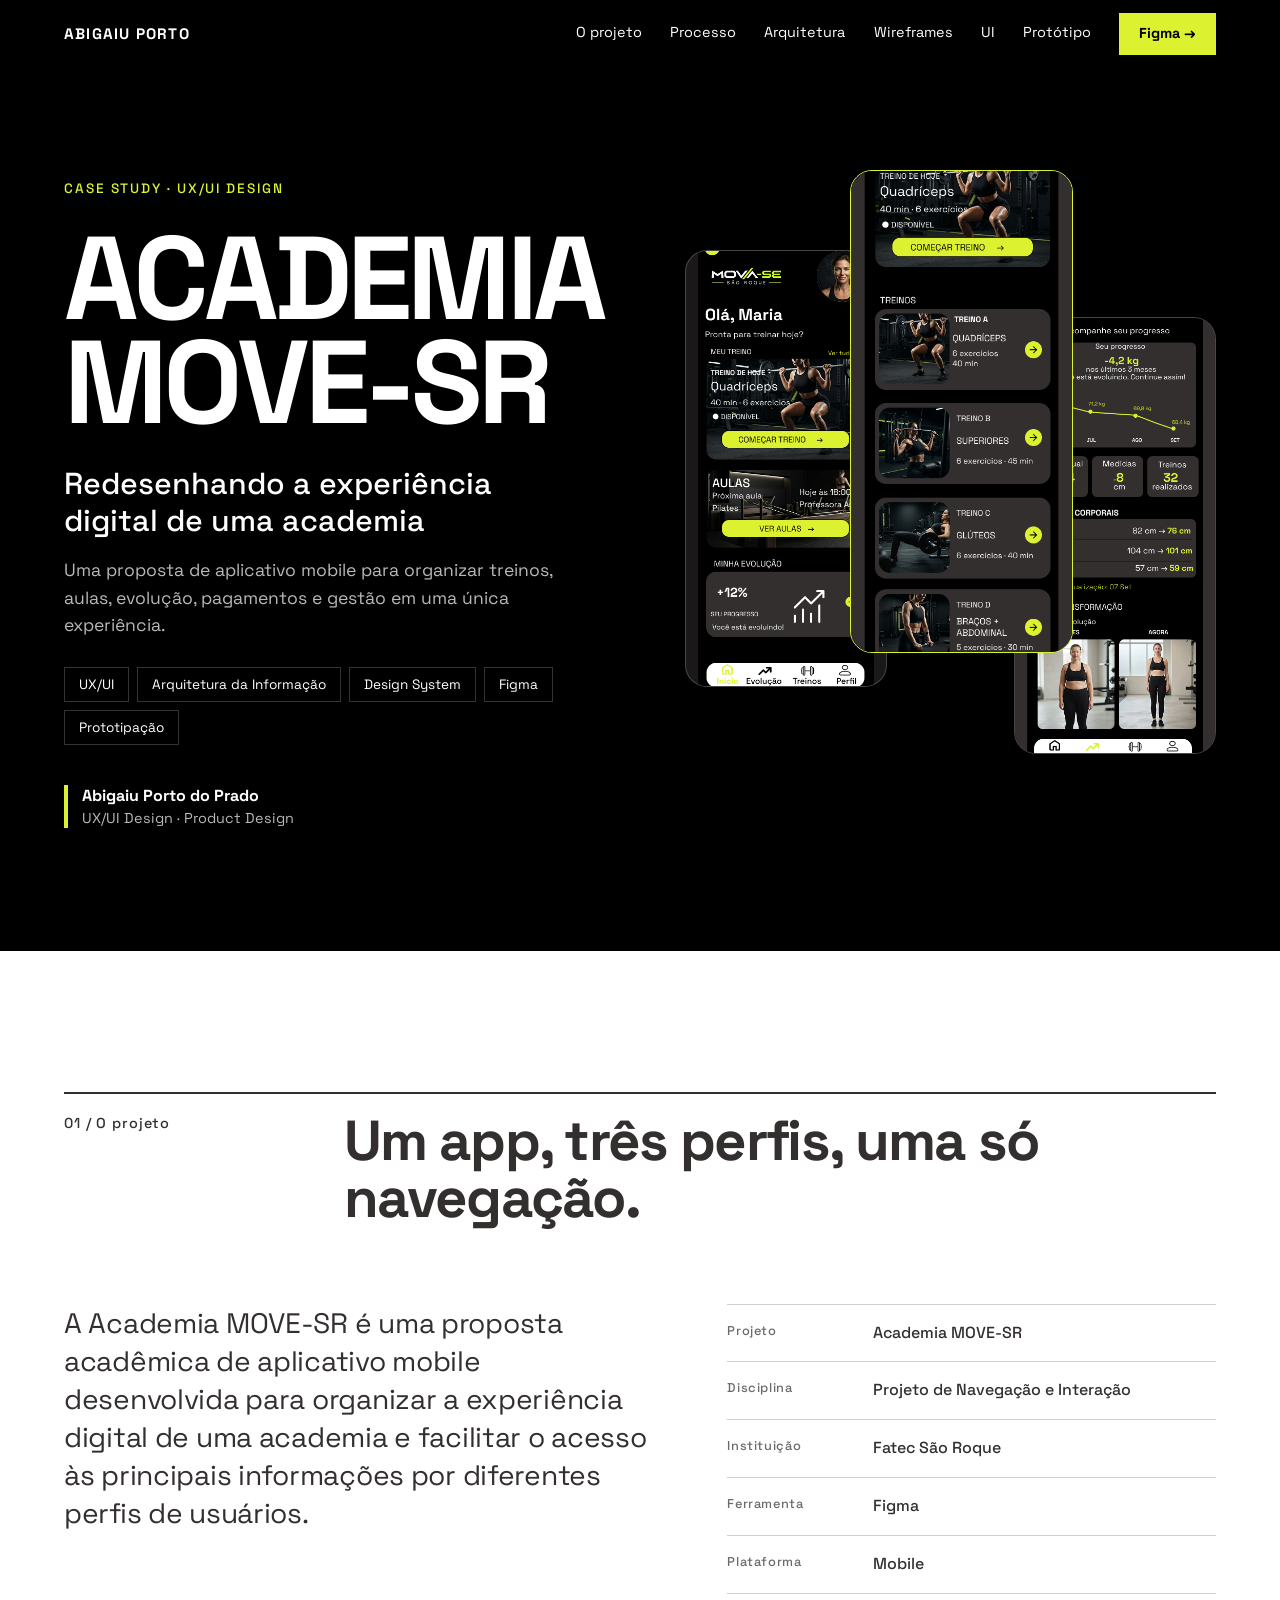
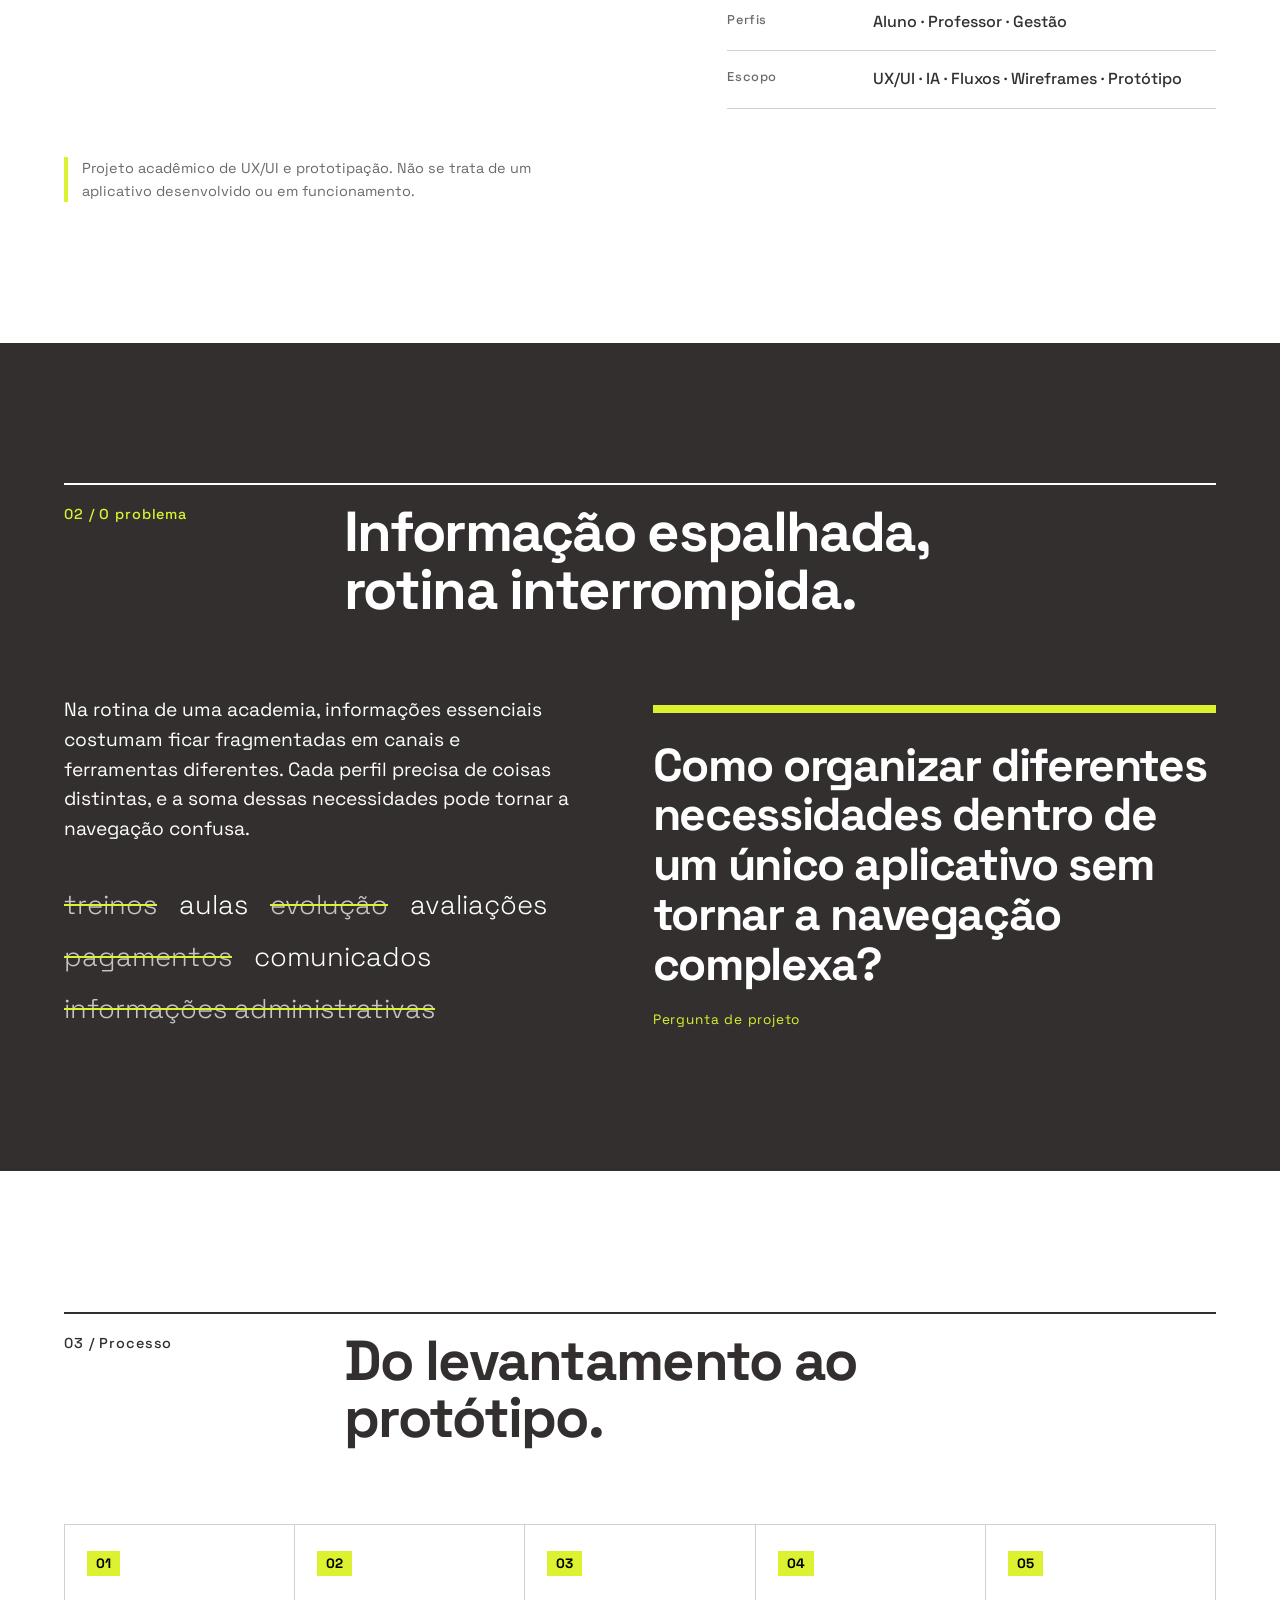
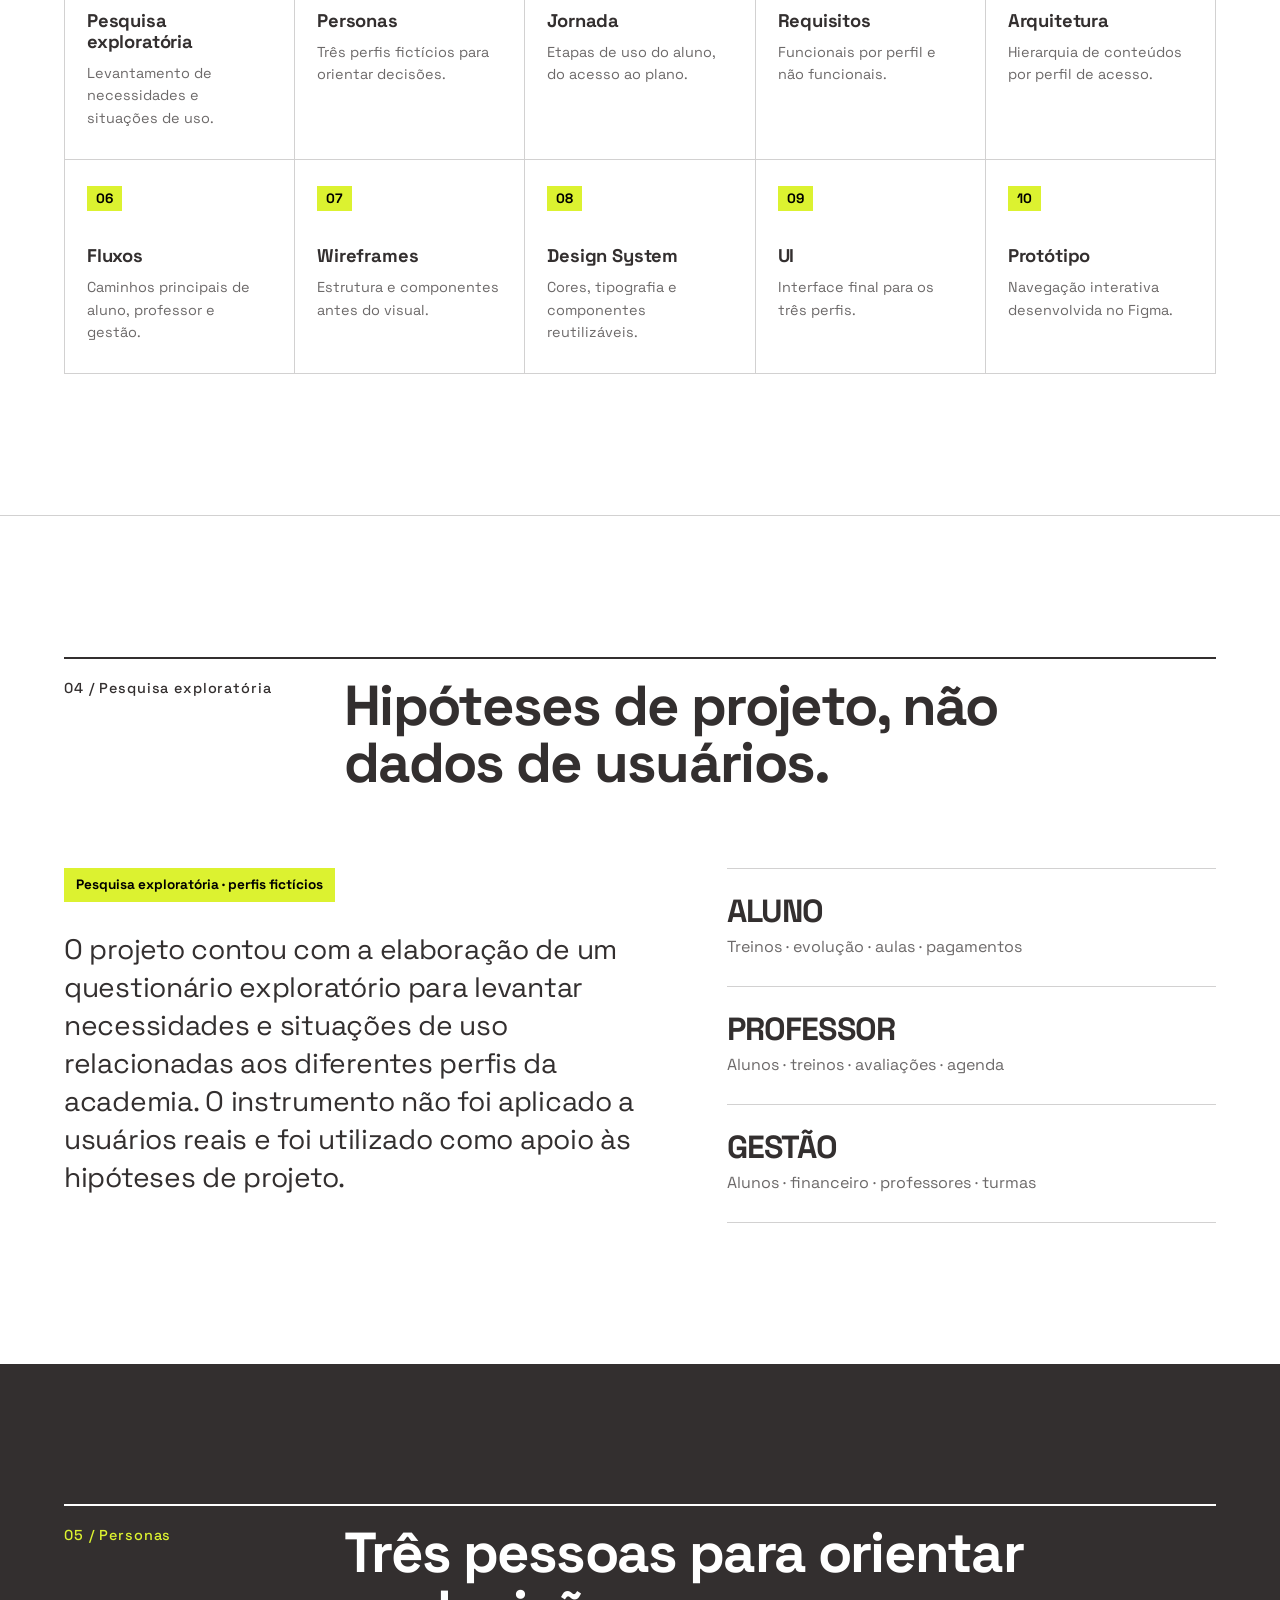
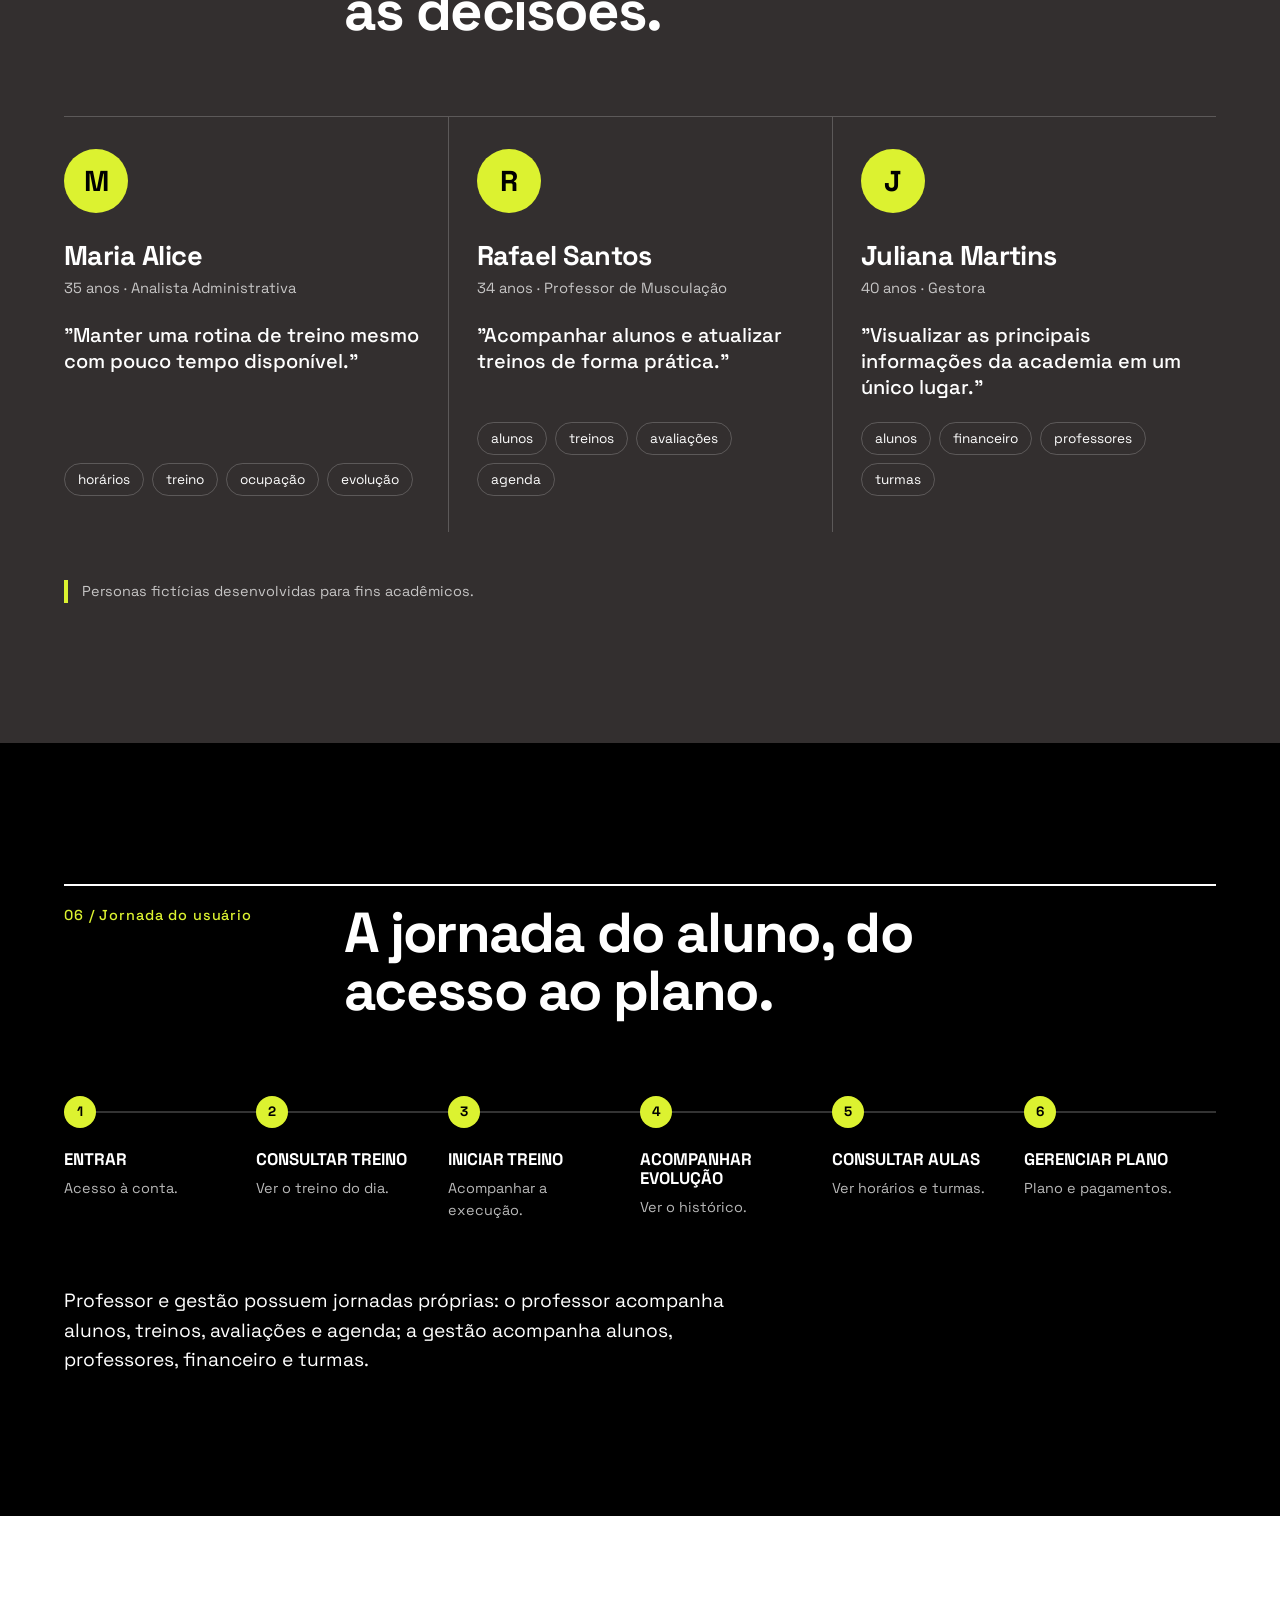
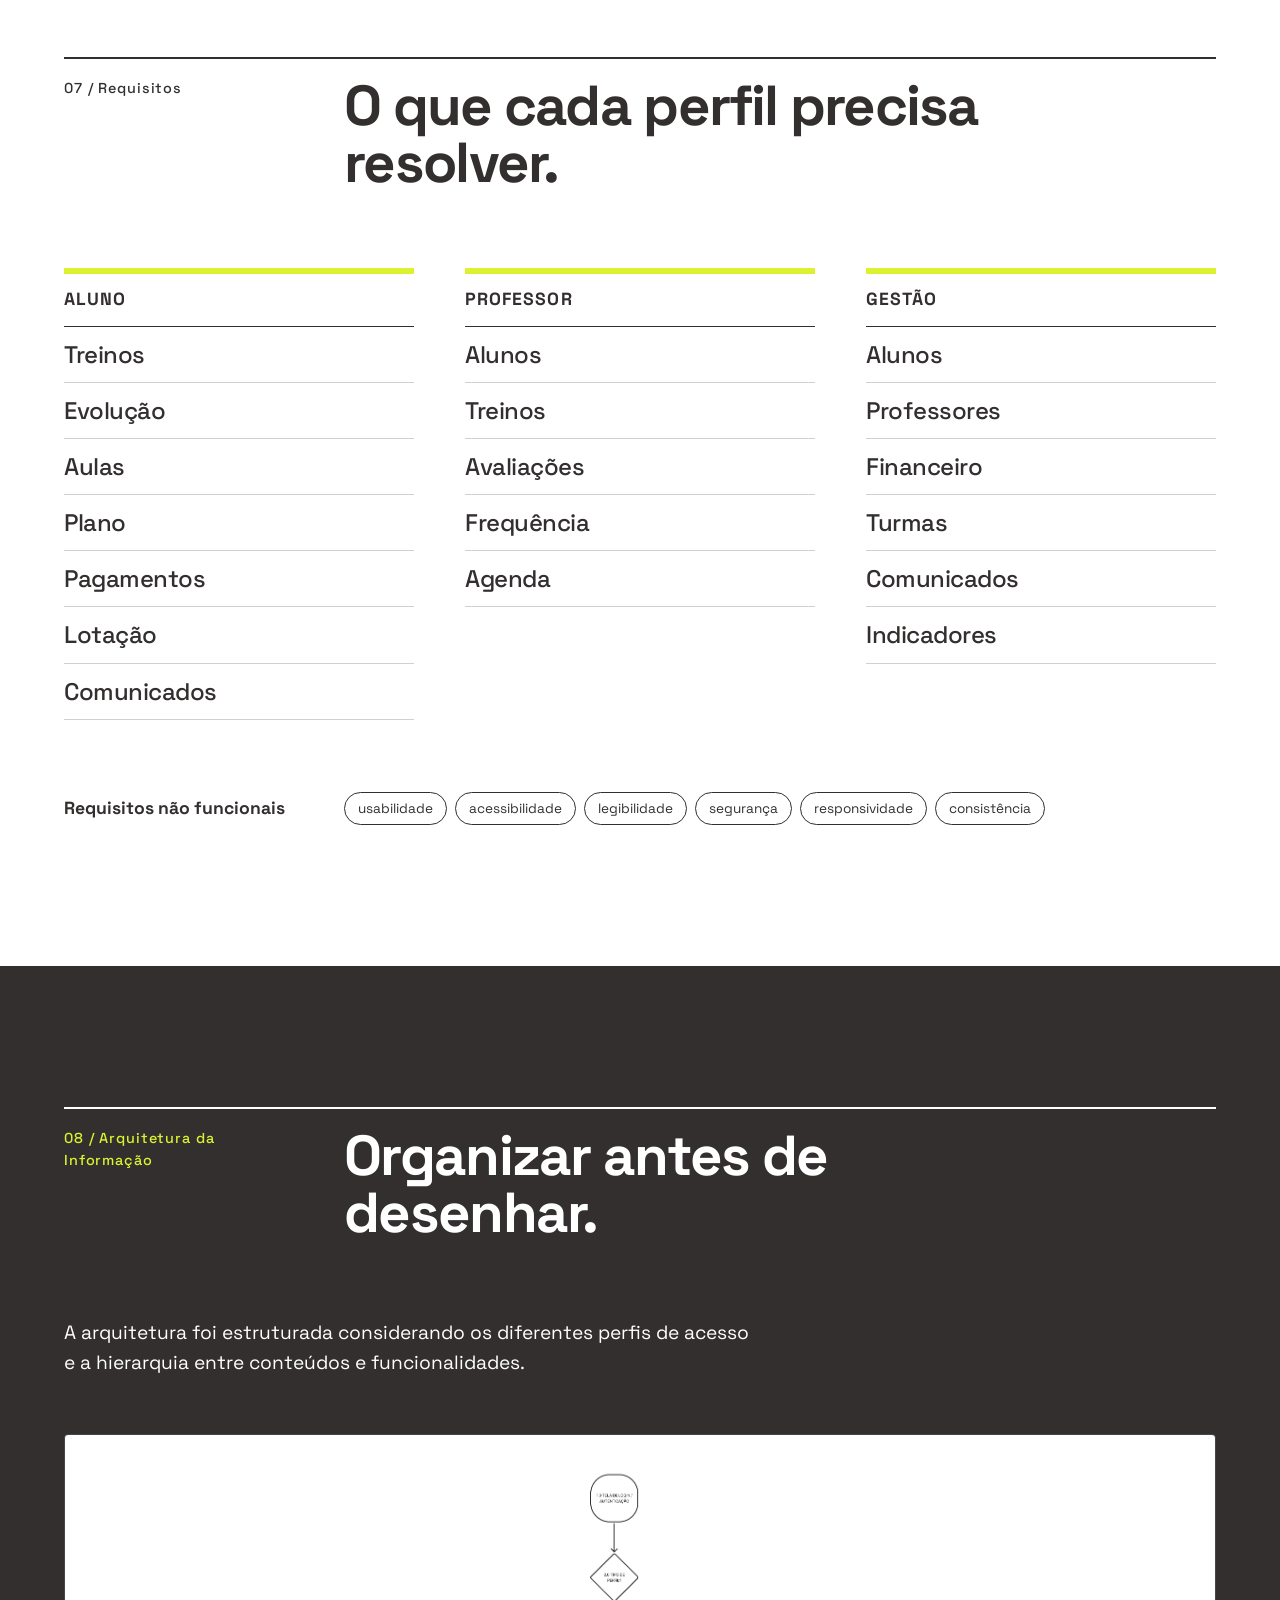
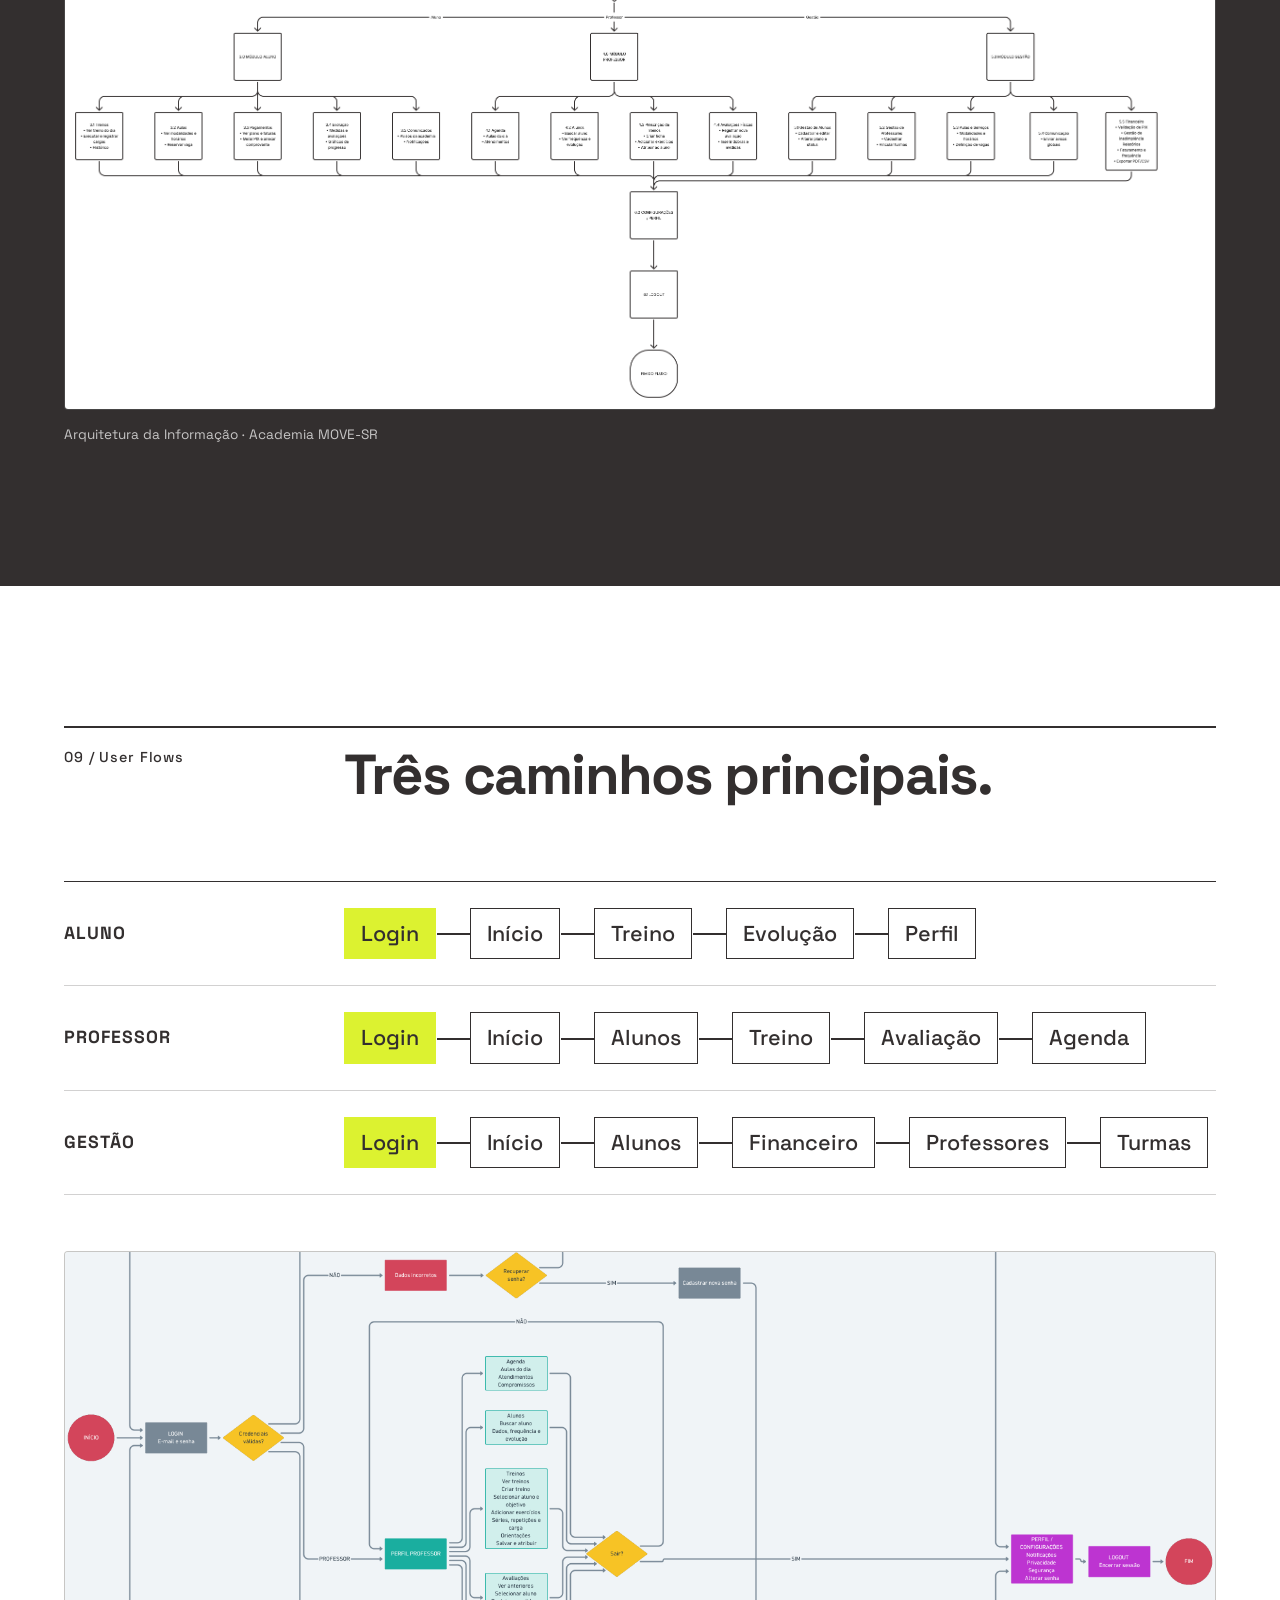
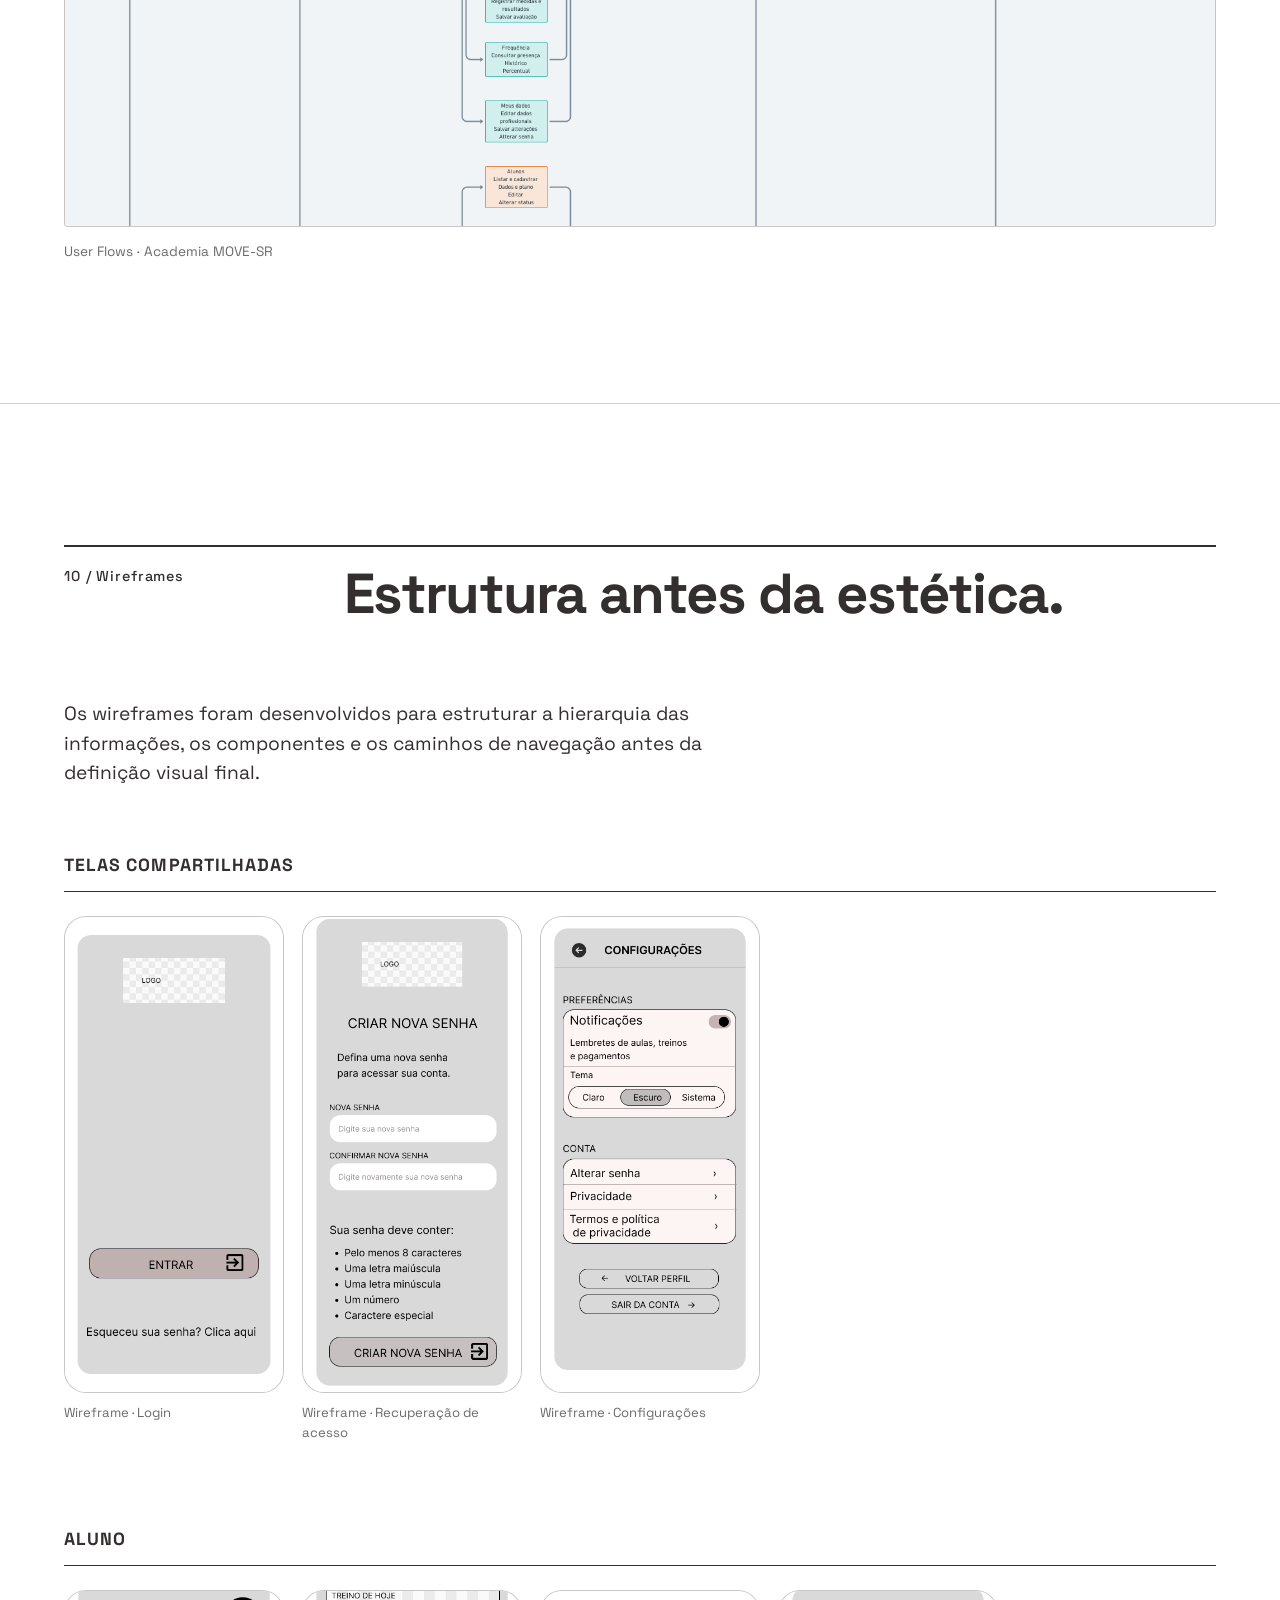
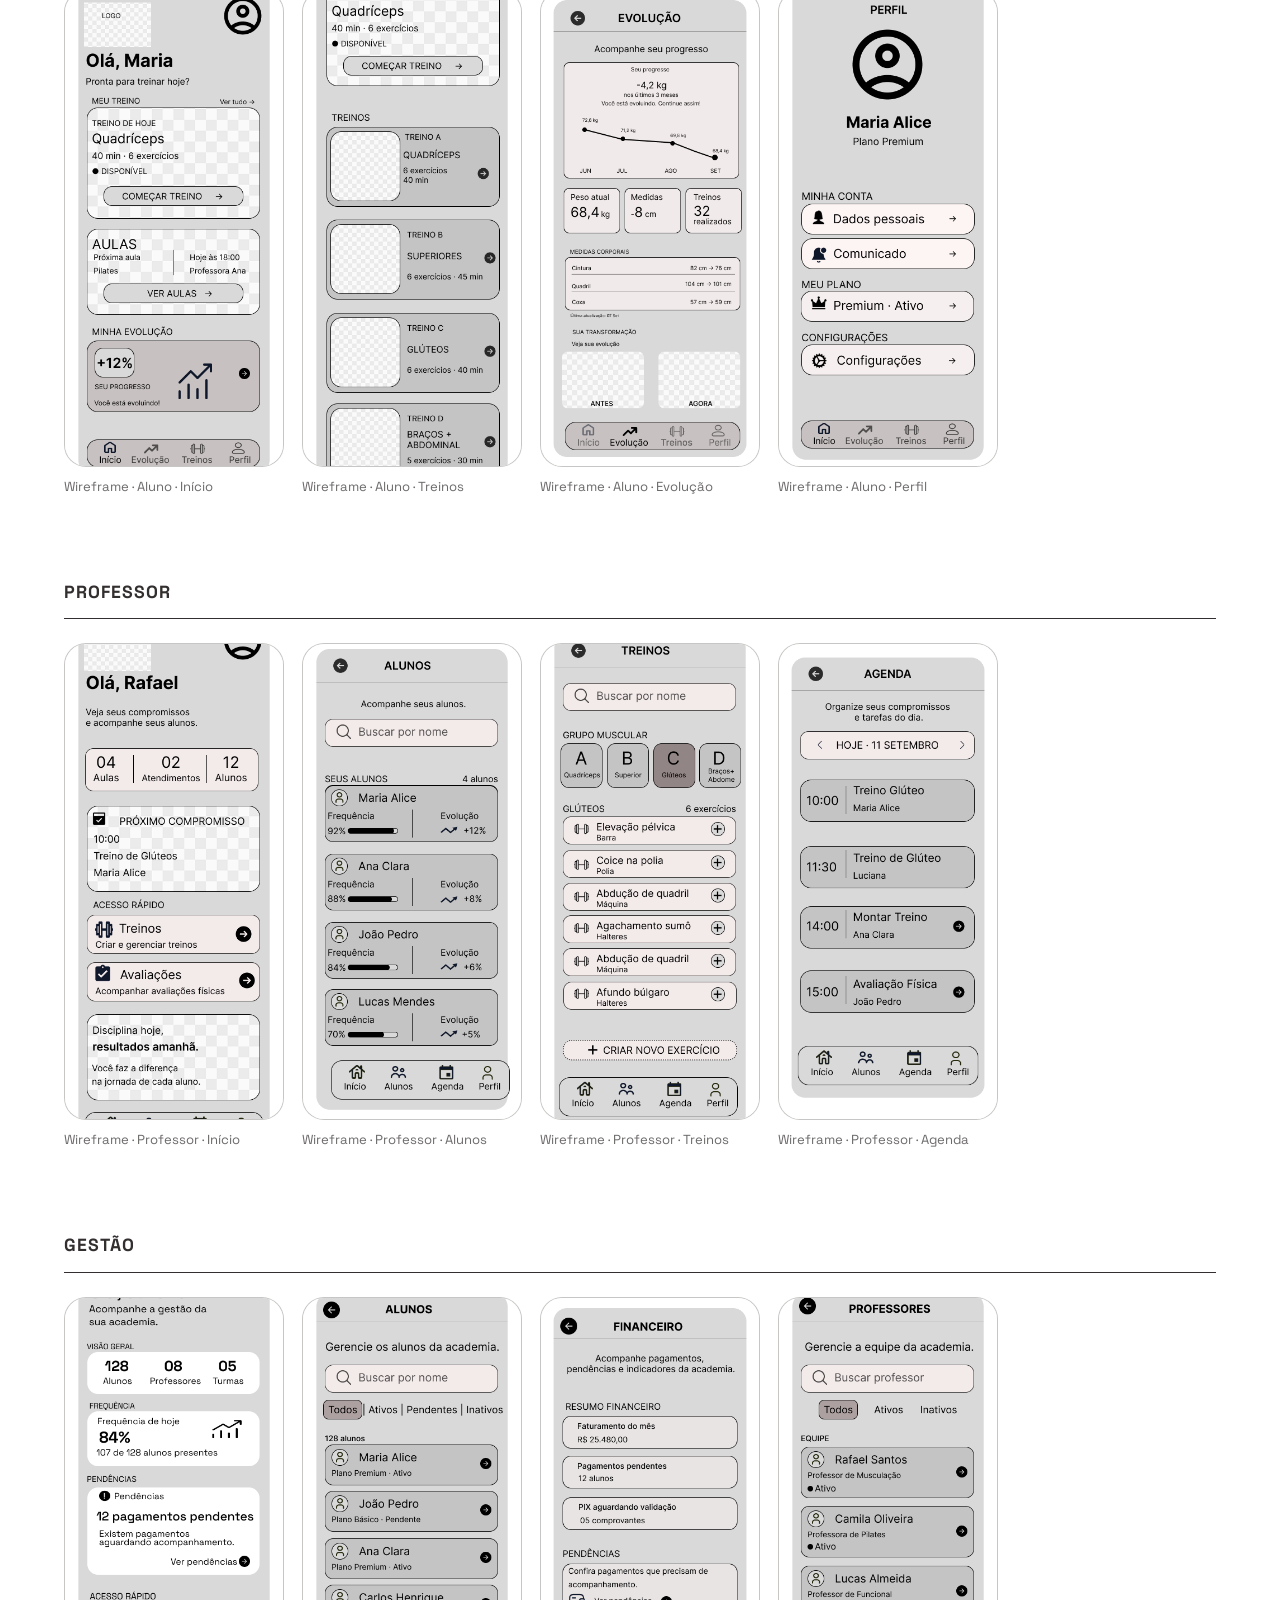
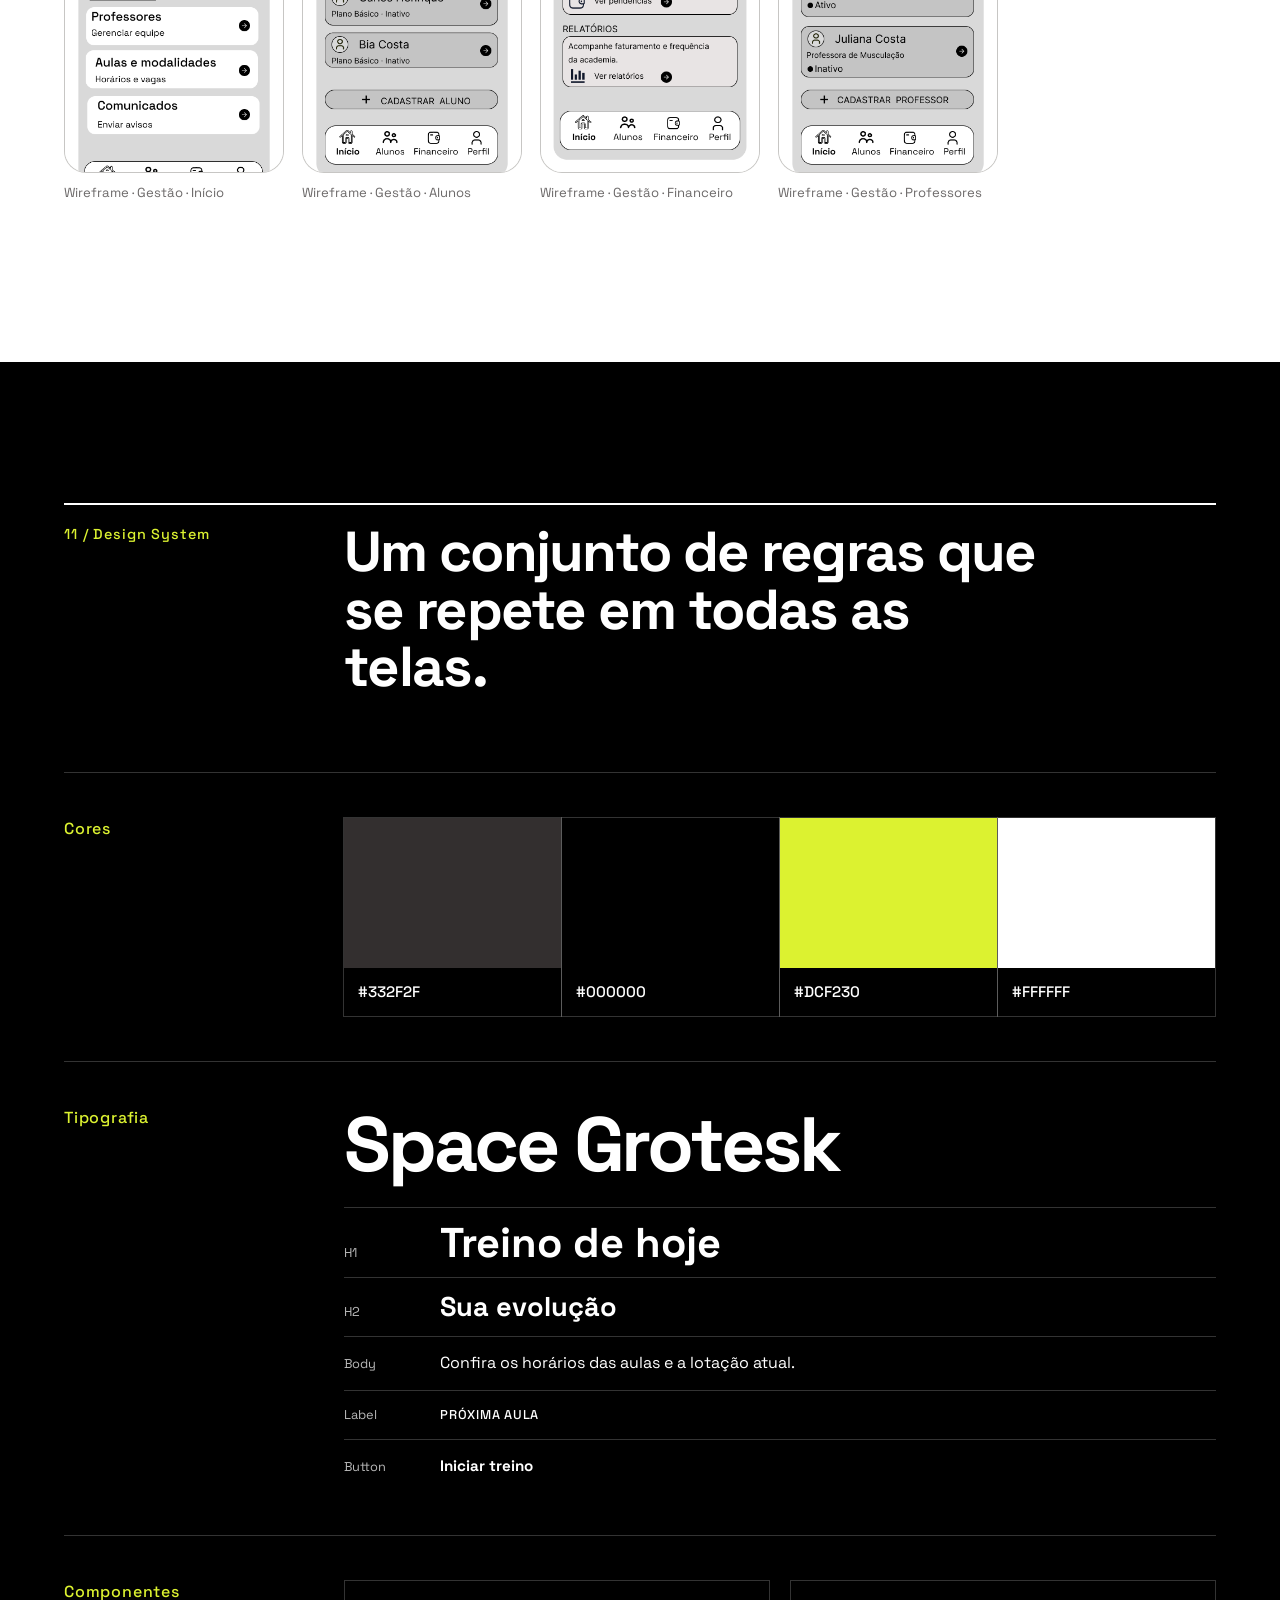
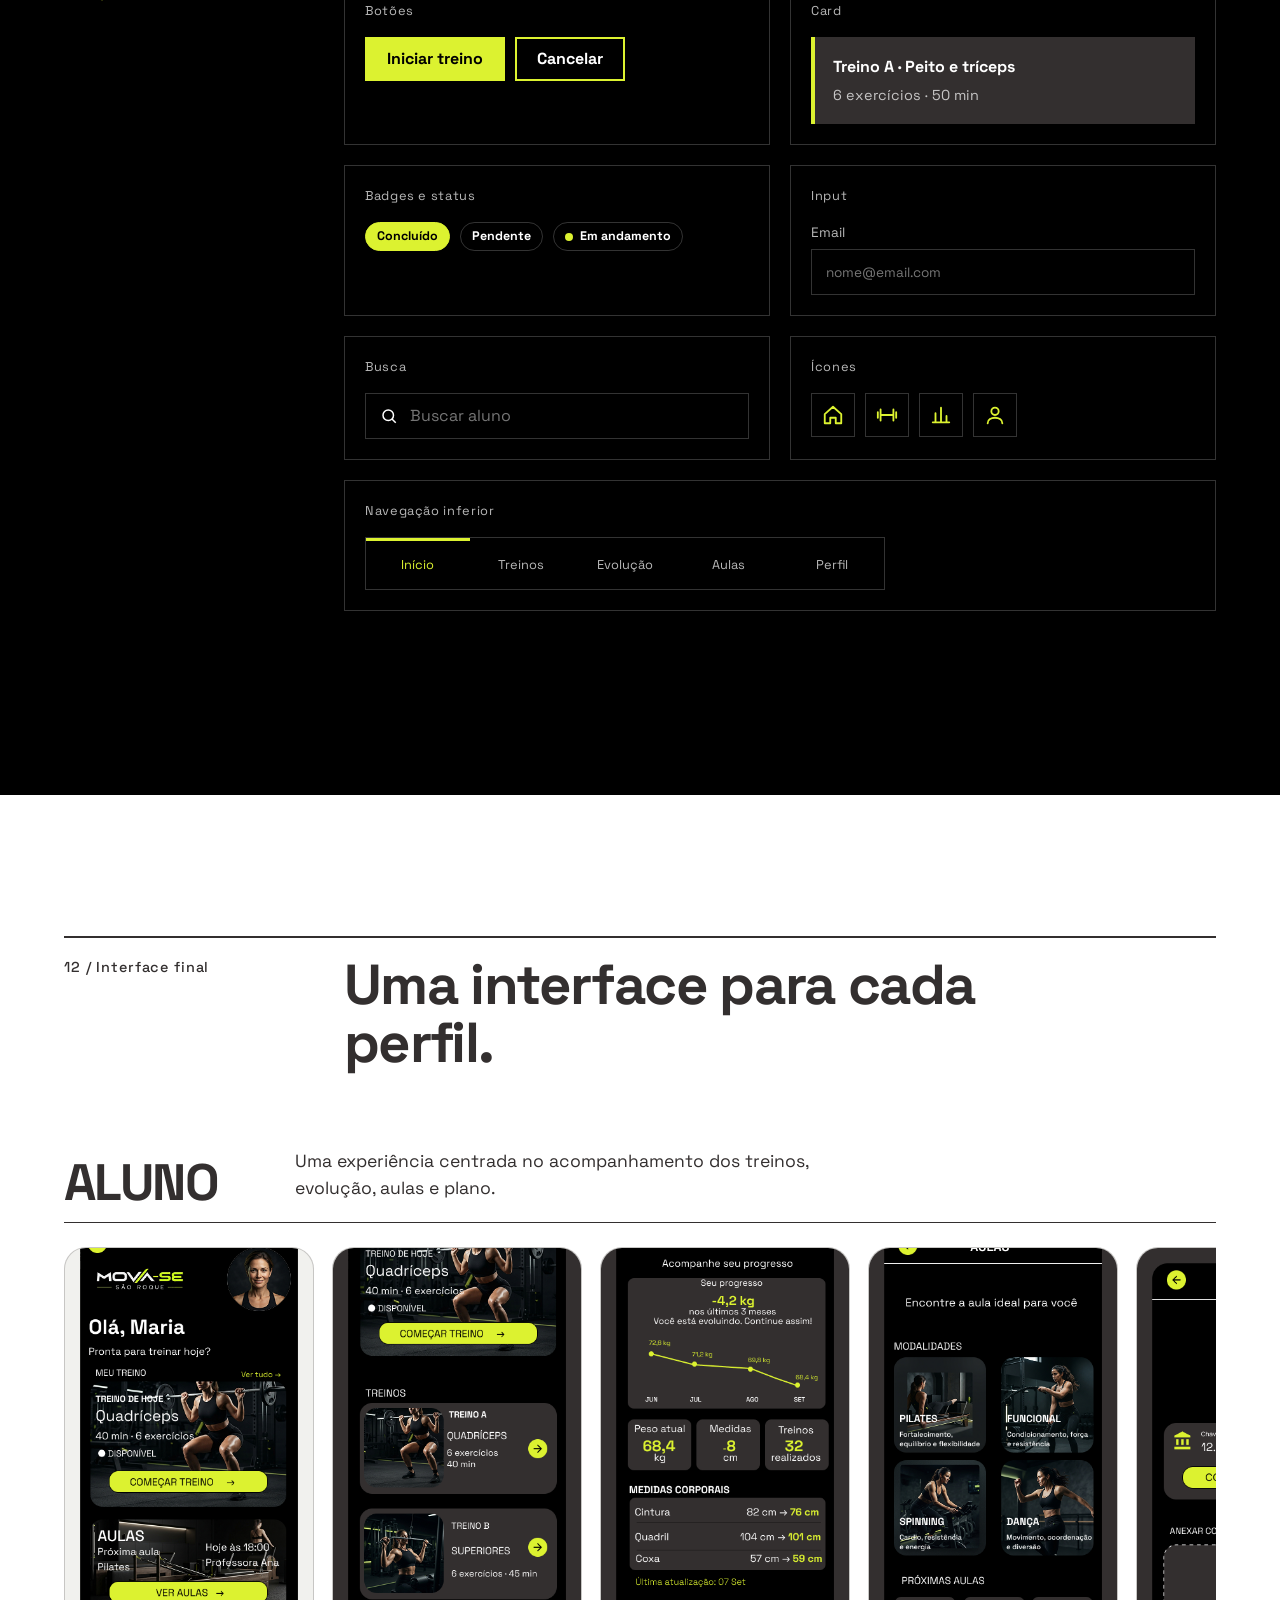
<file: index.html>
<!DOCTYPE html>
<html lang="pt-BR">
<head>
<meta charset="UTF-8">
<meta name="viewport" content="width=device-width, initial-scale=1">
<title>Academia MOVE-SR · Case study de UX/UI Design · Abigaiu Porto do Prado</title>
<meta name="description" content="Case study de UX/UI Design do aplicativo mobile Academia MOVE-SR: pesquisa exploratória, personas, arquitetura, fluxos, wireframes, design system, interface e protótipo.">
<meta name="theme-color" content="#000000">
<link rel="preconnect" href="https://fonts.googleapis.com">
<link rel="preconnect" href="https://fonts.gstatic.com" crossorigin>
<link href="https://fonts.googleapis.com/css2?family=Space+Grotesk:wght@300;400;500;700&display=swap" rel="stylesheet">
<link rel="stylesheet" href="style.css">
</head>
<body>
<a class="skip" href="#projeto">Ir para o conteúdo</a>

<header class="nav" id="nav">
  <div class="wrap nav-in">
    <a class="brand" href="#topo">ABIGAIU PORTO</a>
    <button class="burger" id="burger" aria-label="Abrir menu" aria-expanded="false" aria-controls="menu"><span></span><span></span></button>
    <nav id="menu" class="menu" aria-label="Navegação principal">
      <a href="#projeto">O projeto</a>
      <a href="#processo">Processo</a>
      <a href="#arquitetura">Arquitetura</a>
      <a href="#wireframes">Wireframes</a>
      <a href="#ui">UI</a>
      <a href="#prototipo">Protótipo</a>
      <a class="btn btn-lime btn-sm" href="https://www.figma.com/design/KLnjgT60yGeI8IdzOyXWbq/academia?node-id=1-3&t=Z8OjPzL8uDBJyc5q-1" target="_blank" rel="noopener">Figma →</a>
    </nav>
  </div>
</header>

<main id="topo">

<!-- HERO -->
<section class="hero dark-black">
  <div class="wrap hero-grid">
    <div class="hero-txt">
      <p class="kicker">CASE STUDY · UX/UI DESIGN</p>
      <h1>ACADEMIA<br>MOVE-SR</h1>
      <p class="hero-sub">Redesenhando a experiência digital de uma academia</p>
      <p class="lead">Uma proposta de aplicativo mobile para organizar treinos, aulas, evolução, pagamentos e gestão em uma única experiência.</p>
      <ul class="tags" aria-label="Escopo">
        <li>UX/UI</li><li>Arquitetura da Informação</li><li>Design System</li><li>Figma</li><li>Prototipação</li>
      </ul>
      <p class="byline">Abigaiu Porto do Prado<br><span>UX/UI Design · Product Design</span></p>
    </div>
    <div class="hero-shots" aria-label="Telas do aplicativo">
      <figure class="shot phone s1" data-file="hero-home.png"><img src="assets/aluno-home.png" alt="Tela inicial do aluno no aplicativo Academia MOVE-SR" loading="eager"></figure>
      <figure class="shot phone s2" data-file="hero-treino.png"><img src="assets/aluno-treino.png" alt="Tela de treino do aluno no aplicativo Academia MOVE-SR" loading="eager"></figure>
      <figure class="shot phone s3" data-file="hero-evolucao.png"><img src="assets/aluno-evolucao.png" alt="Tela de evolução do aluno no aplicativo Academia MOVE-SR" loading="eager"></figure>
    </div>
  </div>
</section>

<!-- 01 -->
<section class="sec" id="projeto">
  <div class="wrap">
    <header class="sh"><p class="no">01 / O projeto</p><h2>Um app, três perfis, uma só navegação.</h2></header>
    <div class="split">
      <p class="big">A Academia MOVE-SR é uma proposta acadêmica de aplicativo mobile desenvolvida para organizar a experiência digital de uma academia e facilitar o acesso às principais informações por diferentes perfis de usuários.</p>
      <dl class="facts">
        <div><dt>Projeto</dt><dd>Academia MOVE-SR</dd></div>
        <div><dt>Disciplina</dt><dd>Projeto de Navegação e Interação</dd></div>
        <div><dt>Instituição</dt><dd>Fatec São Roque</dd></div>
        <div><dt>Ferramenta</dt><dd>Figma</dd></div>
        <div><dt>Plataforma</dt><dd>Mobile</dd></div>
        <div><dt>Perfis</dt><dd>Aluno · Professor · Gestão</dd></div>
        <div><dt>Escopo</dt><dd>UX/UI · IA · Fluxos · Wireframes · Protótipo</dd></div>
      </dl>
    </div>
    <p class="note">Projeto acadêmico de UX/UI e prototipação. Não se trata de um aplicativo desenvolvido ou em funcionamento.</p>
  </div>
</section>

<!-- 02 -->
<section class="sec dark-ink" id="problema">
  <div class="wrap">
    <header class="sh"><p class="no">02 / O problema</p><h2>Informação espalhada, rotina interrompida.</h2></header>
    <div class="problem">
      <div>
        <p class="body-l">Na rotina de uma academia, informações essenciais costumam ficar fragmentadas em canais e ferramentas diferentes. Cada perfil precisa de coisas distintas, e a soma dessas necessidades pode tornar a navegação confusa.</p>
        <ul class="scatter" aria-label="Informações fragmentadas">
          <li>treinos</li><li>aulas</li><li>evolução</li><li>avaliações</li><li>pagamentos</li><li>comunicados</li><li>informações administrativas</li>
        </ul>
      </div>
      <blockquote class="question">
        <p>Como organizar diferentes necessidades dentro de um único aplicativo sem tornar a navegação complexa?</p>
        <cite>Pergunta de projeto</cite>
      </blockquote>
    </div>
  </div>
</section>

<!-- 03 -->
<section class="sec" id="processo">
  <div class="wrap">
    <header class="sh"><p class="no">03 / Processo</p><h2>Do levantamento ao protótipo.</h2></header>
    <ol class="steps">
      <li><span>01</span><h3>Pesquisa exploratória</h3><p>Levantamento de necessidades e situações de uso.</p></li>
      <li><span>02</span><h3>Personas</h3><p>Três perfis fictícios para orientar decisões.</p></li>
      <li><span>03</span><h3>Jornada</h3><p>Etapas de uso do aluno, do acesso ao plano.</p></li>
      <li><span>04</span><h3>Requisitos</h3><p>Funcionais por perfil e não funcionais.</p></li>
      <li><span>05</span><h3>Arquitetura</h3><p>Hierarquia de conteúdos por perfil de acesso.</p></li>
      <li><span>06</span><h3>Fluxos</h3><p>Caminhos principais de aluno, professor e gestão.</p></li>
      <li><span>07</span><h3>Wireframes</h3><p>Estrutura e componentes antes do visual.</p></li>
      <li><span>08</span><h3>Design System</h3><p>Cores, tipografia e componentes reutilizáveis.</p></li>
      <li><span>09</span><h3>UI</h3><p>Interface final para os três perfis.</p></li>
      <li><span>10</span><h3>Protótipo</h3><p>Navegação interativa desenvolvida no Figma.</p></li>
    </ol>
  </div>
</section>

<!-- 04 -->
<section class="sec sec-line" id="pesquisa">
  <div class="wrap">
    <header class="sh"><p class="no">04 / Pesquisa exploratória</p><h2>Hipóteses de projeto, não dados de usuários.</h2></header>
    <div class="split">
      <div>
        <p class="tag-label">Pesquisa exploratória · perfis fictícios</p>
        <p class="big">O projeto contou com a elaboração de um questionário exploratório para levantar necessidades e situações de uso relacionadas aos diferentes perfis da academia. O instrumento não foi aplicado a usuários reais e foi utilizado como apoio às hipóteses de projeto.</p>
      </div>
      <div class="profiles">
        <article><h3>ALUNO</h3><p>Treinos · evolução · aulas · pagamentos</p></article>
        <article><h3>PROFESSOR</h3><p>Alunos · treinos · avaliações · agenda</p></article>
        <article><h3>GESTÃO</h3><p>Alunos · financeiro · professores · turmas</p></article>
      </div>
    </div>
  </div>
</section>

<!-- 05 -->
<section class="sec dark-ink" id="personas">
  <div class="wrap">
    <header class="sh"><p class="no">05 / Personas</p><h2>Três pessoas para orientar as decisões.</h2></header>
    <div class="personas">
      <article class="persona">
        <div class="initial" aria-hidden="true">M</div>
        <div><h3>Maria Alice</h3><p class="meta">35 anos · Analista Administrativa</p></div>
        <p class="goal">"Manter uma rotina de treino mesmo com pouco tempo disponível."</p>
        <ul class="chips"><li>horários</li><li>treino</li><li>ocupação</li><li>evolução</li></ul>
      </article>
      <article class="persona">
        <div class="initial" aria-hidden="true">R</div>
        <div><h3>Rafael Santos</h3><p class="meta">34 anos · Professor de Musculação</p></div>
        <p class="goal">"Acompanhar alunos e atualizar treinos de forma prática."</p>
        <ul class="chips"><li>alunos</li><li>treinos</li><li>avaliações</li><li>agenda</li></ul>
      </article>
      <article class="persona">
        <div class="initial" aria-hidden="true">J</div>
        <div><h3>Juliana Martins</h3><p class="meta">40 anos · Gestora</p></div>
        <p class="goal">"Visualizar as principais informações da academia em um único lugar."</p>
        <ul class="chips"><li>alunos</li><li>financeiro</li><li>professores</li><li>turmas</li></ul>
      </article>
    </div>
    <p class="note on-dark">Personas fictícias desenvolvidas para fins acadêmicos.</p>
  </div>
</section>

<!-- 06 -->
<section class="sec dark-black" id="jornada">
  <div class="wrap">
    <header class="sh"><p class="no">06 / Jornada do usuário</p><h2>A jornada do aluno, do acesso ao plano.</h2></header>
    <ol class="journey">
      <li><b>ENTRAR</b><p>Acesso à conta.</p></li>
      <li><b>CONSULTAR TREINO</b><p>Ver o treino do dia.</p></li>
      <li><b>INICIAR TREINO</b><p>Acompanhar a execução.</p></li>
      <li><b>ACOMPANHAR EVOLUÇÃO</b><p>Ver o histórico.</p></li>
      <li><b>CONSULTAR AULAS</b><p>Ver horários e turmas.</p></li>
      <li><b>GERENCIAR PLANO</b><p>Plano e pagamentos.</p></li>
    </ol>
    <p class="body-l narrow">Professor e gestão possuem jornadas próprias: o professor acompanha alunos, treinos, avaliações e agenda; a gestão acompanha alunos, professores, financeiro e turmas.</p>
  </div>
</section>

<!-- 07 -->
<section class="sec" id="requisitos">
  <div class="wrap">
    <header class="sh"><p class="no">07 / Requisitos</p><h2>O que cada perfil precisa resolver.</h2></header>
    <div class="reqs">
      <div><h3>ALUNO</h3><ul><li>Treinos</li><li>Evolução</li><li>Aulas</li><li>Plano</li><li>Pagamentos</li><li>Lotação</li><li>Comunicados</li></ul></div>
      <div><h3>PROFESSOR</h3><ul><li>Alunos</li><li>Treinos</li><li>Avaliações</li><li>Frequência</li><li>Agenda</li></ul></div>
      <div><h3>GESTÃO</h3><ul><li>Alunos</li><li>Professores</li><li>Financeiro</li><li>Turmas</li><li>Comunicados</li><li>Indicadores</li></ul></div>
    </div>
    <div class="nfr">
      <h3>Requisitos não funcionais</h3>
      <ul class="chips light"><li>usabilidade</li><li>acessibilidade</li><li>legibilidade</li><li>segurança</li><li>responsividade</li><li>consistência</li></ul>
    </div>
  </div>
</section>

<!-- 08 -->
<section class="sec dark-ink" id="arquitetura">
  <div class="wrap">
    <header class="sh"><p class="no">08 / Arquitetura da Informação</p><h2>Organizar antes de desenhar.</h2></header>
    <p class="body-l narrow">A arquitetura foi estruturada considerando os diferentes perfis de acesso e a hierarquia entre conteúdos e funcionalidades.</p>
    <figure class="wide-fig">
      <div class="shot wide" data-file="arquitetura.png"><img src="assets/ARQUITETURA-DA-INFORMAÇÃO.png" alt="Diagrama de arquitetura da informação da Academia MOVE-SR, com os perfis aluno, professor e gestão" data-zoom></div>
      <figcaption>Arquitetura da Informação · Academia MOVE-SR</figcaption>
    </figure>
  </div>
</section>

<!-- 09 -->
<section class="sec" id="fluxos">
  <div class="wrap">
    <header class="sh"><p class="no">09 / User Flows</p><h2>Três caminhos principais.</h2></header>
    <div class="flows">
      <div class="flow"><h3>ALUNO</h3><ol><li>Login</li><li>Início</li><li>Treino</li><li>Evolução</li><li>Perfil</li></ol></div>
      <div class="flow"><h3>PROFESSOR</h3><ol><li>Login</li><li>Início</li><li>Alunos</li><li>Treino</li><li>Avaliação</li><li>Agenda</li></ol></div>
      <div class="flow"><h3>GESTÃO</h3><ol><li>Login</li><li>Início</li><li>Alunos</li><li>Financeiro</li><li>Professores</li><li>Turmas</li></ol></div>
    </div>
    <figure class="wide-fig light">
      <div class="shot wide" data-file="fluxos.png"><img src="assets/FluxoUSUÁRIO.png" alt="Diagrama dos fluxos de navegação de aluno, professor e gestão" data-zoom></div>
      <figcaption>User Flows · Academia MOVE-SR</figcaption>
    </figure>
  </div>
</section>

<!-- 10 -->
<section class="sec sec-line" id="wireframes">
  <div class="wrap">
    <header class="sh"><p class="no">10 / Wireframes</p><h2>Estrutura antes da estética.</h2></header>
    <p class="body-l narrow">Os wireframes foram desenvolvidos para estruturar a hierarquia das informações, os componentes e os caminhos de navegação antes da definição visual final.</p>
    <div class="gal-block"><h3>TELAS COMPARTILHADAS</h3><div class="gallery" data-gallery="wf-shared"></div></div>
    <div class="gal-block"><h3>ALUNO</h3><div class="gallery" data-gallery="wf-aluno"></div></div>
    <div class="gal-block"><h3>PROFESSOR</h3><div class="gallery" data-gallery="wf-professor"></div></div>
    <div class="gal-block"><h3>GESTÃO</h3><div class="gallery" data-gallery="wf-gestao"></div></div>
  </div>
</section>

<!-- 11 -->
<section class="sec dark-black" id="design-system">
  <div class="wrap">
    <header class="sh"><p class="no">11 / Design System</p><h2>Um conjunto de regras que se repete em todas as telas.</h2></header>

    <div class="ds-row">
      <h3 class="ds-t">Cores</h3>
      <ul class="swatches">
        <li><i class="sw-ink"></i><b>#332F2F</b></li>
        <li><i class="sw-black"></i><b>#000000</b></li>
        <li><i class="sw-lime"></i><b>#DCF230</b></li>
        <li><i class="sw-white"></i><b>#FFFFFF</b></li>
      </ul>
    </div>

    <div class="ds-row">
      <h3 class="ds-t">Tipografia</h3>
      <div class="type-spec">
        <p class="ts-name">Space Grotesk</p>
        <div><span>H1</span><p class="t-h1">Treino de hoje</p></div>
        <div><span>H2</span><p class="t-h2">Sua evolução</p></div>
        <div><span>Body</span><p class="t-body">Confira os horários das aulas e a lotação atual.</p></div>
        <div><span>Label</span><p class="t-label">PRÓXIMA AULA</p></div>
        <div><span>Button</span><p class="t-btn">Iniciar treino</p></div>
      </div>
    </div>

    <div class="ds-row">
      <h3 class="ds-t">Componentes</h3>
      <div class="comps">
        <div class="comp"><small>Botões</small><div class="row"><button class="c-btn primary" type="button">Iniciar treino</button><button class="c-btn ghost" type="button">Cancelar</button></div></div>
        <div class="comp"><small>Card</small><div class="c-card"><b>Treino A · Peito e tríceps</b><span>6 exercícios · 50 min</span></div></div>
        <div class="comp"><small>Badges e status</small><div class="row"><span class="badge lime">Concluído</span><span class="badge line">Pendente</span><span class="badge dot">Em andamento</span></div></div>
        <div class="comp"><small>Input</small><label class="c-field">Email<input type="email" placeholder="nome@email.com"></label></div>
        <div class="comp"><small>Busca</small><label class="c-search"><svg viewBox="0 0 24 24" width="18" height="18" aria-hidden="true"><circle cx="11" cy="11" r="7" fill="none" stroke="currentColor" stroke-width="2"/><path d="M16 16l5 5" stroke="currentColor" stroke-width="2"/></svg><input type="search" placeholder="Buscar aluno" aria-label="Buscar aluno"></label></div>
        <div class="comp"><small>Ícones</small>
          <div class="row icons" aria-hidden="true">
            <svg viewBox="0 0 24 24"><path d="M3 11l9-8 9 8v10h-6v-6H9v6H3z"/></svg>
            <svg viewBox="0 0 24 24"><path d="M2 9v6M5 6v12M19 6v12M22 9v6M5 12h14"/></svg>
            <svg viewBox="0 0 24 24"><path d="M3 20h18M6 20V10M12 20V4M18 20v-7"/></svg>
            <svg viewBox="0 0 24 24"><circle cx="12" cy="8" r="4"/><path d="M4 21c0-4 4-6 8-6s8 2 8 6"/></svg>
          </div>
        </div>
        <div class="comp wide-comp"><small>Navegação inferior</small>
          <nav class="tabbar" aria-label="Exemplo de navegação inferior">
            <a class="on" href="#design-system">Início</a><a href="#design-system">Treinos</a><a href="#design-system">Evolução</a><a href="#design-system">Aulas</a><a href="#design-system">Perfil</a>
          </nav>
        </div>
      </div>
    </div>
  </div>
</section>

<!-- 12 -->
<section class="sec" id="ui">
  <div class="wrap">
    <header class="sh"><p class="no">12 / Interface final</p><h2>Uma interface para cada perfil.</h2></header>
    <div class="ui-block">
      <div class="ui-head"><h3>ALUNO</h3><p>Uma experiência centrada no acompanhamento dos treinos, evolução, aulas e plano.</p></div>
      <div class="gallery big" data-gallery="ui-aluno"></div>
    </div>
    <div class="ui-block">
      <div class="ui-head"><h3>PROFESSOR</h3><p>Uma interface voltada ao acompanhamento dos alunos, criação de treinos, avaliações e agenda.</p></div>
      <div class="gallery big" data-gallery="ui-professor"></div>
    </div>
    <div class="ui-block">
      <div class="ui-head"><h3>GESTÃO</h3><p>Uma estrutura para gerenciamento de alunos, professores, financeiro, turmas e comunicação.</p></div>
      <div class="gallery big" data-gallery="ui-gestao"></div>
    </div>
  </div>
</section>

<!-- 13 -->
<section class="sec dark-ink" id="interacoes">
  <div class="wrap">
    <header class="sh"><p class="no">13 / Interações</p><h2>Como a interface responde a cada ação.</h2></header>
    <div class="inter">
      <div class="i-box"><h3>Estados de treino</h3>
        <ul class="i-list"><li>Treino A <span class="badge lime">Concluído</span></li><li>Treino B <span class="badge dot">Em andamento</span></li><li>Treino C <span class="badge line">Pendente</span></li></ul></div>
      <div class="i-box"><h3>Confirmação</h3>
        <div class="dialog" role="group" aria-label="Exemplo de confirmação"><b>Finalizar treino?</b><span>Os exercícios marcados serão salvos na sua evolução.</span><div class="row"><button class="c-btn primary" type="button" data-fb>Finalizar</button><button class="c-btn ghost" type="button">Voltar</button></div></div></div>
      <div class="i-box"><h3>Mensagem de erro</h3>
        <label class="c-field err">Senha<input type="password" value="12345" aria-invalid="true" aria-describedby="e1"></label><p class="err-msg" id="e1">Senha incorreta. Confira os dados ou recupere o acesso.</p></div>
      <div class="i-box"><h3>Pagamentos</h3>
        <ul class="i-list"><li>Setembro <span class="badge lime">Pago</span></li><li>Outubro <span class="badge line">Pendente</span></li><li>Agosto <span class="badge alert">Em atraso</span></li></ul></div>
      <div class="i-box"><h3>Agendamento</h3>
        <div class="row slots" role="group" aria-label="Horários de exemplo"><button class="slot" type="button" aria-pressed="false">07:00</button><button class="slot" type="button" aria-pressed="true">12:00</button><button class="slot" type="button" aria-pressed="false">18:30</button></div></div>
      <div class="i-box"><h3>Filtros</h3>
        <div class="row slots" role="group" aria-label="Filtros de exemplo"><button class="slot" type="button" aria-pressed="true">Todos</button><button class="slot" type="button" aria-pressed="false">Ativos</button><button class="slot" type="button" aria-pressed="false">Inativos</button></div></div>
      <div class="i-box wide-i"><h3>Feedback visual</h3>
        <p class="body-s">Toque no botão para ver a confirmação.</p>
        <button class="c-btn primary fb-btn" type="button" data-fb>Salvar treino</button><p class="toast" role="status" aria-live="polite"></p></div>
    </div>
  </div>
</section>

<!-- 14 -->
<section class="sec" id="prototipo">
  <div class="wrap">
    <header class="sh"><p class="no">14 / Protótipo navegável</p><h2>Os caminhos principais, prontos para navegar.</h2></header>
    <div class="proto">
      <div>
        <p class="body-l">O protótipo navegável foi desenvolvido no Figma para representar os principais caminhos de interação do aplicativo.</p>
        <a class="btn btn-lime btn-lg" href="https://www.figma.com/design/KLnjgT60yGeI8IdzOyXWbq/academia?node-id=1-3&t=Z8OjPzL8uDBJyc5q-1" target="_blank" rel="noopener">ABRIR PROTÓTIPO NO FIGMA →</a>
      </div>
      <figure class="shot phone" data-file="aluno-home.png"><img src="assets/aluno-home.png" alt="Tela inicial do aluno no protótipo da Academia MOVE-SR" loading="lazy" data-zoom></figure>
    </div>
  </div>
</section>

<!-- 15 -->
<section class="sec dark-black" id="resultado">
  <div class="wrap">
    <header class="sh"><p class="no">15 / Resultado</p><h2>Dados de produção do projeto.</h2></header>
    <ul class="nums">
      <li><b>03</b><span>Perfis</span></li><li><b>09</b><span>Personas</span></li><li><b>53</b><span>Telas</span></li><li><b>01</b><span>Design System</span></li>
      <li><b>01</b><span>Arquitetura</span></li><li><b>03</b><span>Fluxos</span></li><li><b>01</b><span>Protótipo</span></li>
    </ul>
  </div>
</section>

<!-- 16 -->
<section class="sec" id="aprendizados">
  <div class="wrap">
    <header class="sh"><p class="no">16 / Aprendizados</p><h2>O que este projeto ensinou.</h2></header>
    <div class="learn">
      <article><h3>Arquitetura antes da interface</h3><p>Organizar a informação antes de desenhar ajudou a definir uma navegação mais coerente.</p></article>
      <article><h3>Diferentes perfis</h3><p>O projeto mostrou a importância de adaptar a navegação às necessidades de cada usuário.</p></article>
      <article><h3>Consistência</h3><p>O Design System ajudou a manter padrões visuais e de interação.</p></article>
    </div>
  </div>
</section>

<!-- 17 -->
<section class="sec dark-ink" id="proximos">
  <div class="wrap">
    <header class="sh"><p class="no">17 / Próximos passos</p><h2>Possibilidades futuras.</h2></header>
    <p class="body-l narrow">Ainda não realizados. São caminhos possíveis para evoluir o projeto além da prototipação.</p>
    <ul class="next">
      <li>Pesquisa com usuários reais</li><li>Testes de usabilidade</li><li>Implementação funcional</li><li>Banco de dados</li>
      <li>Autenticação</li><li>Pagamentos</li><li>Notificações</li><li>Métricas</li>
    </ul>
  </div>
</section>

<!-- CTA -->
<section class="cta dark-black" id="contato">
  <div class="wrap">
    <h2>ACADEMIA<br>MOVE-SR</h2>
    <p class="lead">Um projeto de UX/UI focado em organizar experiências, informações e interações.</p>
    <div class="cta-btns">
      <a class="btn btn-lime btn-lg" href="https://www.figma.com/design/KLnjgT60yGeI8IdzOyXWbq/academia?node-id=1-3&t=Z8OjPzL8uDBJyc5q-1" target="_blank" rel="noopener">VER PROTÓTIPO NO FIGMA →</a>
      <a class="btn btn-outline btn-lg" href="https://www.linkedin.com/in/abigaiu-porto-aab7561bb" target="_blank" rel="noopener">LINKEDIN →</a>
    </div>
  </div>
</section>
</main>

<footer class="foot">
  <div class="wrap foot-in">
    <div><p class="f-name">ABIGAIU PORTO DO PRADO</p><p>UX/UI DESIGN · PRODUCT DESIGN</p><p class="f-sub">Figma · UX/UI · IA · Prototipação</p></div>
    <nav aria-label="Links externos"><a href="https://www.linkedin.com/in/abigaiu-porto-aab7561bb" target="_blank" rel="noopener">LinkedIn</a><a href="https://github.com/AbigaiuPorto/portfolio-UX.UI.git" target="_blank" rel="noopener">GitHub</a><a href="https://www.figma.com/design/KLnjgT60yGeI8IdzOyXWbq/academia?node-id=1-3&t=Z8OjPzL8uDBJyc5q-1" target="_blank" rel="noopener">Figma</a></nav>
  </div>
</footer>

<button class="totop" id="totop" aria-label="Voltar ao topo" hidden>↑</button>

<div class="lightbox" id="lightbox" role="dialog" aria-modal="true" aria-label="Imagem ampliada" hidden>
  <button class="lb-close" id="lbClose" aria-label="Fechar imagem">Fechar ×</button>
  <img id="lbImg" alt="">
  <p id="lbCap"></p>
</div>

<script src="script.js"></script>
</body>
</html>
</file>
<file: style.css>
:root{
  --ink:#332F2F; --black:#000; --lime:#DCF230; --white:#fff;
  --line-l:rgba(51,47,47,.22); --line-d:rgba(255,255,255,.2);
  --muted-l:rgba(51,47,47,.72); --muted-d:rgba(255,255,255,.72);
  --f:'Space Grotesk',system-ui,-apple-system,'Segoe UI',Arial,sans-serif;
  --nav:68px; --gut:clamp(20px,5vw,72px);
}
*,*::before,*::after{box-sizing:border-box}
html{scroll-behavior:smooth;scroll-padding-top:var(--nav)}
body{margin:0;font-family:var(--f);color:var(--ink);background:var(--white);line-height:1.55;font-size:1rem;-webkit-font-smoothing:antialiased}
img{max-width:100%;display:block}
h1,h2,h3,p,ul,ol,dl,dd,figure,blockquote{margin:0;padding:0}
ul,ol{list-style:none}
a{color:inherit}
button,input{font:inherit}
:focus-visible{outline:3px solid var(--lime);outline-offset:3px}
.sec:not(.dark-ink):not(.dark-black) :focus-visible{outline-color:var(--black)}
.wrap{max-width:1280px;margin:0 auto;padding:0 var(--gut)}
.skip{position:absolute;left:-999px;top:8px;background:var(--lime);color:#000;padding:10px 14px;z-index:100;font-weight:700}
.skip:focus{left:8px}

/* superfícies */
.dark-black{background:var(--black);color:var(--white)}
.dark-ink{background:var(--ink);color:var(--white)}
.sec{padding:clamp(72px,11vw,150px) 0}
.sec-line{border-top:1px solid var(--line-l)}

/* NAV */
.nav{position:sticky;top:0;z-index:50;background:var(--black);color:var(--white);height:var(--nav);border-bottom:1px solid transparent;transition:border-color .3s}
.nav.scrolled{border-bottom-color:var(--lime)}
.nav-in{display:flex;align-items:center;justify-content:space-between;height:100%}
.brand{font-weight:700;letter-spacing:.08em;text-decoration:none;font-size:.95rem}
.menu{display:flex;align-items:center;gap:clamp(14px,2.2vw,32px)}
.menu a:not(.btn){text-decoration:none;font-size:.9rem;padding:6px 0;border-bottom:2px solid transparent}
.menu a:not(.btn):hover{border-bottom-color:var(--lime)}
.burger{display:none;background:none;border:1px solid var(--line-d);width:48px;height:48px;cursor:pointer;position:relative;color:#fff}
.burger span{position:absolute;left:13px;right:13px;height:2px;background:currentColor;transition:transform .25s,top .25s}
.burger span:first-child{top:19px}.burger span:last-child{top:27px}
.burger[aria-expanded="true"] span:first-child{top:23px;transform:rotate(45deg)}
.burger[aria-expanded="true"] span:last-child{top:23px;transform:rotate(-45deg)}

/* BOTÕES */
.btn{display:inline-flex;align-items:center;justify-content:center;min-height:48px;padding:0 24px;font-weight:700;text-decoration:none;border:2px solid var(--lime);transition:background .2s,color .2s}
.btn-lime{background:var(--lime);color:#000}
.btn-lime:hover{background:#000;color:var(--lime)}
.dark-ink .btn-lime:hover,.cta .btn-lime:hover{background:transparent}
.btn-outline{border-color:var(--white);color:var(--white)}
.btn-outline:hover{background:var(--white);color:#000}
.btn-sm{min-height:42px;padding:0 18px;font-size:.9rem}
.btn-lg{min-height:60px;padding:0 34px;letter-spacing:.03em}

/* HERO */
.hero{padding:clamp(48px,8vw,110px) 0 clamp(64px,9vw,120px);overflow:hidden}
.hero-grid{display:grid;grid-template-columns:1.05fr 1fr;gap:clamp(32px,5vw,80px);align-items:center}
.kicker{color:var(--lime);font-size:.85rem;font-weight:500;letter-spacing:.14em;margin-bottom:28px}
h1{font-size:clamp(3.1rem,9.2vw,8.2rem);line-height:.88;font-weight:700;letter-spacing:-.04em}
.hero-sub{font-size:clamp(1.3rem,2.4vw,1.9rem);font-weight:500;line-height:1.2;margin:32px 0 18px;max-width:22ch}
.lead{color:var(--muted-d);max-width:46ch;font-size:1.1rem}
.tags{display:flex;flex-wrap:wrap;gap:8px;margin:28px 0 40px}
.tags li{border:1px solid var(--line-d);padding:6px 14px;font-size:.85rem}
.byline{font-weight:700;border-left:4px solid var(--lime);padding-left:14px;line-height:1.35}
.byline span{font-weight:400;color:var(--muted-d);font-size:.9rem}
.hero-shots{position:relative;height:clamp(420px,52vw,700px)}
.hero-shots .phone{position:absolute;width:38%;box-shadow:none}
.s1{left:0;top:12%}
.s2{left:31%;top:0;z-index:2;width:42%!important;border-color:var(--lime)!important}
.s3{right:0;top:22%}

/* IMAGENS / PLACEHOLDERS */
.shot{position:relative;background:#1a1818;border:1px solid var(--line-d);overflow:hidden;margin:0}
.shot img{width:100%;height:100%;object-fit:cover}
.phone{aspect-ratio:9/19.5;border-radius:22px}
.wide{aspect-ratio:16/9;border-radius:4px}
.shot.missing img{display:none}
.shot.missing::before{content:"";position:absolute;inset:14px;border:1px dashed rgba(220,242,48,.55);border-radius:inherit}
.shot.missing::after{content:attr(data-file);position:absolute;inset:0;display:flex;align-items:center;justify-content:center;text-align:center;padding:24px;color:var(--lime);font-size:.8rem;font-weight:500;letter-spacing:.04em;word-break:break-all}
.shot img[data-zoom],.shot:not(.missing) img{cursor:zoom-in}
.sec:not(.dark-ink):not(.dark-black) .shot{background:#f1f1ee;border-color:var(--line-l)}
.sec:not(.dark-ink):not(.dark-black) .shot.missing::before{border-color:var(--ink)}
.sec:not(.dark-ink):not(.dark-black) .shot.missing::after{color:var(--ink)}

/* CABEÇALHOS DE SEÇÃO */
.sh{display:grid;grid-template-columns:minmax(150px,240px) 1fr;gap:24px 40px;margin-bottom:clamp(40px,6vw,88px);padding-top:18px;border-top:2px solid currentColor}
.no{font-size:.9rem;font-weight:500;letter-spacing:.06em}
.dark-ink .no,.dark-black .no{color:var(--lime)}
.sh h2{font-size:clamp(1.9rem,4.4vw,3.8rem);line-height:1.02;font-weight:700;letter-spacing:-.03em;max-width:20ch}

.big{font-size:clamp(1.25rem,2.2vw,1.85rem);line-height:1.35;font-weight:400;letter-spacing:-.01em}
.body-l{font-size:1.2rem;max-width:56ch;color:inherit}
.narrow{max-width:58ch}
.body-s{font-size:.9rem;color:var(--muted-d);margin-bottom:14px}
.note{margin-top:48px;font-size:.9rem;color:var(--muted-l);border-left:4px solid var(--lime);padding-left:14px;max-width:60ch}
.note.on-dark{color:var(--muted-d)}
.split{display:grid;grid-template-columns:1.2fr 1fr;gap:clamp(32px,6vw,96px);align-items:start}

/* 01 */
.facts div{display:grid;grid-template-columns:130px 1fr;gap:16px;padding:16px 0;border-bottom:1px solid var(--line-l)}
.facts div:first-child{border-top:1px solid var(--line-l)}
.facts dt{font-size:.8rem;font-weight:500;letter-spacing:.05em;color:var(--muted-l)}
.facts dd{font-weight:500}

/* 02 */
.problem{display:grid;grid-template-columns:1fr 1.1fr;gap:clamp(32px,6vw,96px);align-items:end}
.scatter{display:flex;flex-wrap:wrap;gap:10px 22px;margin-top:40px;font-size:clamp(1.2rem,2.2vw,1.7rem);font-weight:300}
.scatter li:nth-child(odd){color:var(--muted-d);text-decoration:line-through;text-decoration-color:var(--lime);text-decoration-thickness:2px}
.question{border-top:8px solid var(--lime);padding-top:28px}
.question p{font-size:clamp(1.7rem,3.6vw,3.1rem);line-height:1.08;font-weight:700;letter-spacing:-.03em}
.question cite{display:block;margin-top:20px;font-style:normal;font-size:.85rem;color:var(--lime);letter-spacing:.06em}

/* 03 */
.steps{display:grid;grid-template-columns:repeat(5,1fr);border-top:1px solid var(--line-l);border-left:1px solid var(--line-l)}
.steps li{padding:26px 22px 30px;border-right:1px solid var(--line-l);border-bottom:1px solid var(--line-l);min-height:210px;position:relative}
.steps li span{display:inline-block;background:var(--lime);color:#000;font-weight:700;font-size:.85rem;padding:2px 9px;margin-bottom:34px}
.steps h3{font-size:1.15rem;line-height:1.15;margin-bottom:10px;letter-spacing:-.01em}
.steps p{font-size:.9rem;color:var(--muted-l)}

/* 04 */
.tag-label{display:inline-block;background:var(--lime);color:#000;font-weight:700;font-size:.85rem;padding:6px 12px;margin-bottom:28px}
.profiles article{padding:26px 0;border-top:1px solid var(--line-l)}
.profiles article:last-child{border-bottom:1px solid var(--line-l)}
.profiles h3{font-size:2rem;letter-spacing:-.03em;line-height:1;margin-bottom:8px}
.profiles p{color:var(--muted-l)}

/* 05 */
.personas{display:grid;grid-template-columns:repeat(3,1fr);gap:0;border-top:1px solid var(--line-d)}
.persona{padding:32px 28px 36px 0;display:flex;flex-direction:column;gap:22px}
.persona+.persona{padding-left:28px;border-left:1px solid var(--line-d)}
.initial{width:64px;height:64px;border-radius:50%;background:var(--lime);color:#000;font-size:1.8rem;font-weight:700;display:flex;align-items:center;justify-content:center}
.persona h3{font-size:1.7rem;letter-spacing:-.02em}
.meta{color:var(--muted-d);font-size:.92rem}
.goal{font-size:1.25rem;line-height:1.3;font-weight:500;flex:1}
.chips{display:flex;flex-wrap:wrap;gap:8px}
.chips li{border:1px solid var(--line-d);padding:5px 13px;font-size:.85rem;border-radius:99px}
.chips.light li{border-color:var(--ink)}

/* 06 */
.journey{display:grid;grid-template-columns:repeat(6,1fr);counter-reset:j;margin-bottom:64px;position:relative}
.journey::before{content:"";position:absolute;left:0;right:0;top:15px;height:2px;background:var(--line-d)}
.journey li{counter-increment:j;padding:0 18px 0 0;position:relative}
.journey li::before{content:counter(j);display:flex;align-items:center;justify-content:center;width:32px;height:32px;border-radius:50%;background:var(--lime);color:#000;font-weight:700;font-size:.85rem;margin-bottom:22px;position:relative}
.journey b{display:block;font-size:1.05rem;line-height:1.15;margin-bottom:8px}
.journey p{color:var(--muted-d);font-size:.9rem}

/* 07 */
.reqs{display:grid;grid-template-columns:repeat(3,1fr);gap:clamp(24px,4vw,64px)}
.reqs h3{font-size:1.1rem;letter-spacing:.06em;padding:12px 0;border-top:6px solid var(--lime);border-bottom:1px solid var(--ink)}
.reqs li{font-size:1.5rem;font-weight:500;letter-spacing:-.02em;padding:9px 0;border-bottom:1px solid var(--line-l)}
.nfr{margin-top:72px;display:grid;grid-template-columns:minmax(150px,240px) 1fr;gap:24px 40px;align-items:center}
.nfr h3{font-size:1.1rem}

/* 08, 09 */
.wide-fig{margin-top:56px}
.wide-fig figcaption{margin-top:14px;font-size:.85rem;color:var(--muted-d)}
.wide-fig.light figcaption{color:var(--muted-l)}
.wide-fig .wide{aspect-ratio:16/8}
.flows{display:grid;gap:0;border-top:1px solid var(--ink)}
.flow{display:grid;grid-template-columns:minmax(150px,240px) 1fr;gap:24px 40px;padding:26px 0;border-bottom:1px solid var(--line-l);align-items:center}
.flow h3{font-size:1.1rem;letter-spacing:.06em}
.flow ol{display:flex;flex-wrap:wrap;gap:10px 0}
.flow li{font-size:clamp(1rem,1.8vw,1.35rem);font-weight:500;padding:8px 16px;border:1px solid var(--ink)}
.flow li+li{margin-left:34px;position:relative}
.flow li+li::before{content:"";position:absolute;left:-34px;top:50%;width:34px;height:2px;background:var(--ink)}
.flow li:first-child{background:var(--lime);border-color:var(--lime)}

/* 10, 12 galerias */
.gal-block{margin-top:64px}
.gal-block h3,.ui-head h3{font-size:1.1rem;letter-spacing:.06em;padding-bottom:12px;border-bottom:1px solid var(--ink)}
.gallery{display:flex;gap:18px;overflow-x:auto;padding:24px 0 18px;scroll-snap-type:x proximity;-webkit-overflow-scrolling:touch}
.gallery figure{flex:0 0 clamp(150px,19vw,220px);scroll-snap-align:start}
.gallery.big figure{flex-basis:clamp(170px,21vw,250px)}
.gallery figcaption{font-size:.82rem;margin-top:10px;color:var(--muted-l)}
.gallery .shot{width:100%}
.gallery::-webkit-scrollbar{height:6px}.gallery::-webkit-scrollbar-thumb{background:var(--ink)}
.ui-block{margin-bottom:clamp(56px,8vw,110px)}
.ui-block:last-child{margin-bottom:0}
.ui-head{display:grid;grid-template-columns:auto 1fr;gap:16px clamp(32px,6vw,88px);align-items:end;border-bottom:1px solid var(--ink);padding-bottom:14px}
.ui-head h3{border:0;font-size:clamp(2rem,4vw,3.4rem);letter-spacing:-.03em;line-height:1;padding:0}
.ui-head p{padding-bottom:6px;max-width:52ch;font-size:1.1rem}

/* 11 DS */
.ds-row{display:grid;grid-template-columns:minmax(150px,240px) 1fr;gap:24px 40px;padding:44px 0;border-top:1px solid var(--line-d)}
.ds-t{font-size:1rem;font-weight:500;color:var(--lime);letter-spacing:.05em}
.swatches{display:grid;grid-template-columns:repeat(4,1fr);gap:0}
.swatches li{border:1px solid var(--line-d);margin-left:-1px}
.swatches i{display:block;height:150px}
.swatches b{display:block;padding:12px 14px;font-weight:500;font-size:.95rem}
.ts-name{font-size:clamp(2.4rem,6vw,5rem);font-weight:700;letter-spacing:-.04em;line-height:1;margin-bottom:24px}
.type-spec>div{display:grid;grid-template-columns:80px 1fr;gap:16px;align-items:baseline;padding:14px 0;border-top:1px solid var(--line-d)}
.type-spec span{font-size:.8rem;color:var(--muted-d)}
.comps{display:grid;grid-template-columns:repeat(2,1fr);gap:20px}
.comp{border:1px solid var(--line-d);padding:20px;display:flex;flex-direction:column;gap:16px}
.comp small{font-size:.8rem;color:var(--muted-d);letter-spacing:.05em}
.wide-comp{grid-column:1/-1}
.row{display:flex;flex-wrap:wrap;gap:10px;align-items:center}
.c-btn{min-height:44px;padding:0 20px;font-weight:700;cursor:pointer;border:2px solid var(--lime);transition:transform .15s}
.c-btn:active{transform:scale(.97)}
.c-btn.primary{background:var(--lime);color:#000}
.c-btn.ghost{background:transparent;color:#fff}
.c-card{background:var(--ink);padding:18px;display:flex;flex-direction:column;gap:4px;border-left:4px solid var(--lime)}
.c-card span{color:var(--muted-d);font-size:.9rem}
.badge{display:inline-flex;align-items:center;font-size:.78rem;font-weight:700;padding:4px 11px;border-radius:99px;border:1px solid var(--line-d)}
.badge.lime{background:var(--lime);color:#000;border-color:var(--lime)}
.badge.dot::before{content:"";width:8px;height:8px;border-radius:50%;background:var(--lime);margin-right:7px}
.badge.alert{border:2px solid #fff;text-decoration:underline}
.c-field{display:flex;flex-direction:column;gap:6px;font-size:.85rem;color:var(--muted-d)}
.c-field input,.c-search{background:#000;border:1px solid var(--line-d);color:#fff;padding:0 14px;min-height:46px;width:100%}
.c-search{display:flex;align-items:center;gap:10px;padding:0 14px}
.c-search input{background:none;border:0;color:#fff;flex:1;min-height:44px;outline-offset:6px}
.c-field input:focus{border-color:var(--lime);outline:none}
.icons svg{width:44px;height:44px;padding:10px;border:1px solid var(--line-d);fill:none;stroke:var(--lime);stroke-width:2;stroke-linecap:round;stroke-linejoin:round}
.tabbar{display:grid;grid-template-columns:repeat(5,1fr);background:#000;border:1px solid var(--line-d);max-width:520px}
.tabbar a{text-align:center;padding:14px 4px;font-size:.8rem;text-decoration:none;color:var(--muted-d);border-top:3px solid transparent}
.tabbar a.on{color:var(--lime);border-top-color:var(--lime)}

/* 13 */
.inter{display:grid;grid-template-columns:repeat(3,1fr);gap:0;border-top:1px solid var(--line-d);border-left:1px solid var(--line-d)}
.i-box{padding:26px;border-right:1px solid var(--line-d);border-bottom:1px solid var(--line-d);display:flex;flex-direction:column;gap:16px}
.i-box h3{font-size:.95rem;font-weight:500;color:var(--lime);letter-spacing:.04em}
.wide-i{grid-column:1/-1}
.i-list li{display:flex;justify-content:space-between;align-items:center;padding:11px 0;border-bottom:1px solid var(--line-d)}
.dialog{background:#000;border:1px solid var(--line-d);padding:18px;display:flex;flex-direction:column;gap:8px}
.dialog span{color:var(--muted-d);font-size:.9rem;margin-bottom:8px}
.err input{border-color:#fff;border-width:2px}
.err-msg{font-size:.88rem;border-left:4px solid var(--lime);padding-left:10px}
.slot{background:transparent;color:#fff;border:1px solid var(--line-d);min-height:44px;padding:0 18px;cursor:pointer;border-radius:99px}
.slot[aria-pressed="true"]{background:var(--lime);border-color:var(--lime);color:#000;font-weight:700}
.fb-btn{align-self:flex-start}
.toast{min-height:1.4em;font-weight:700;color:var(--lime)}

/* 14 */
.proto{display:grid;grid-template-columns:1.2fr 1fr;gap:clamp(32px,6vw,96px);align-items:center}
.proto .body-l{margin-bottom:40px;font-size:clamp(1.3rem,2.4vw,1.9rem);line-height:1.3}
.proto .phone{max-width:290px;justify-self:center;border:2px solid var(--ink);border-radius:36px}
.proto .btn-lime:hover{background:var(--ink);color:var(--lime)}

/* 15 */
.nums{display:grid;grid-template-columns:repeat(4,1fr);border-top:1px solid var(--line-d);border-left:1px solid var(--line-d)}
.nums li{padding:28px 22px 24px;border-right:1px solid var(--line-d);border-bottom:1px solid var(--line-d)}
.nums b{display:block;font-size:clamp(4rem,9vw,8rem);line-height:.9;letter-spacing:-.05em;font-weight:700;color:var(--lime)}
.nums span{display:block;margin-top:14px;font-size:1rem}

/* 16 */
.learn{display:grid;grid-template-columns:repeat(3,1fr);gap:clamp(24px,4vw,64px)}
.learn article{border-top:6px solid var(--lime);padding-top:22px;position:relative}
.learn article::before{content:"";position:absolute;left:0;right:0;top:-6px;height:1px}
.learn h3{font-size:clamp(1.5rem,2.4vw,2.1rem);line-height:1.08;letter-spacing:-.03em;margin-bottom:16px}
.learn p{font-size:1.05rem;color:var(--muted-l)}

/* 17 */
.next{display:grid;grid-template-columns:repeat(4,1fr);margin-top:56px;border-top:1px solid var(--line-d);border-left:1px solid var(--line-d)}
.next li{padding:26px 20px;min-height:120px;border-right:1px solid var(--line-d);border-bottom:1px solid var(--line-d);font-size:1.25rem;font-weight:500;line-height:1.2;display:flex;align-items:flex-end;border-style:dashed}

/* CTA + FOOTER */
.cta{padding:clamp(90px,14vw,190px) 0}
.cta h2{font-size:clamp(3rem,10.5vw,9.5rem);line-height:.88;letter-spacing:-.045em;color:var(--white)}
.cta .lead{margin:36px 0 44px;font-size:1.3rem}
.cta-btns{display:flex;flex-wrap:wrap;gap:16px}
.foot{background:var(--black);color:var(--white);border-top:1px solid var(--line-d);padding:48px 0}
.foot-in{display:flex;justify-content:space-between;gap:32px;flex-wrap:wrap}
.foot p{color:var(--muted-d);font-size:.9rem}
.foot .f-name{color:var(--white);font-weight:700;letter-spacing:.06em;margin-bottom:6px}
.foot .f-sub{margin-top:14px}
.foot nav{display:flex;gap:26px;align-items:flex-start}
.foot nav a{text-decoration:none;border-bottom:2px solid var(--lime);padding-bottom:3px;min-height:24px}

/* TOP + LIGHTBOX */
.totop{position:fixed;right:20px;bottom:20px;width:52px;height:52px;background:var(--lime);color:#000;border:0;font-size:1.4rem;font-weight:700;cursor:pointer;z-index:40}
.totop[hidden]{display:none}
.lightbox{position:fixed;inset:0;background:rgba(0,0,0,.94);z-index:100;display:flex;flex-direction:column;align-items:center;justify-content:center;padding:64px 20px 24px;gap:14px}
.lightbox[hidden]{display:none}
.lightbox img{max-width:min(94vw,1300px);max-height:78vh;object-fit:contain}
.lightbox p{color:var(--muted-d);font-size:.9rem}
.lb-close{position:absolute;top:16px;right:16px;min-height:48px;padding:0 20px;background:var(--lime);border:0;font-weight:700;cursor:pointer}

/* REVEAL (apenas hero) */
.js .hero-shots .phone{opacity:0;transform:translateY(24px);animation:up .8s .15s ease forwards}
.js .hero-shots .s2{animation-delay:.3s}.js .hero-shots .s3{animation-delay:.45s}
@keyframes up{to{opacity:1;transform:none}}
.js [data-r]{opacity:0;transform:translateY(16px);transition:opacity .6s,transform .6s}
.js [data-r].in{opacity:1;transform:none}

/* RESPONSIVO */
@media (max-width:1020px){
  .steps{grid-template-columns:repeat(2,1fr)}
  .journey{grid-template-columns:repeat(3,1fr);row-gap:32px}.journey::before{display:none}
  .nums{grid-template-columns:repeat(2,1fr)}
  .next{grid-template-columns:repeat(2,1fr)}
}
@media (max-width:860px){
  .burger{display:block}
  .menu{position:absolute;top:var(--nav);left:0;right:0;background:var(--black);flex-direction:column;align-items:stretch;gap:0;padding:8px var(--gut) 24px;border-bottom:1px solid var(--lime);display:none}
  .menu.open{display:flex}
  .menu a:not(.btn){padding:16px 0;border-bottom:1px solid var(--line-d);font-size:1.05rem}
  .menu .btn{margin-top:18px}
  .hero-grid,.split,.problem,.proto{grid-template-columns:1fr}
  .sh,.nfr,.flow,.ui-head,.ds-row{grid-template-columns:1fr}
  .personas,.reqs,.learn,.inter{grid-template-columns:1fr}
  .persona,.persona+.persona{padding:28px 0;border-left:0;border-bottom:1px solid var(--line-d)}
  .comps{grid-template-columns:1fr}
  .swatches{grid-template-columns:repeat(2,1fr)}
  .hero-shots{height:clamp(380px,100vw,520px)}
  .wide-fig .wide{aspect-ratio:4/3}
}
@media (max-width:560px){
  .steps,.nums,.next{grid-template-columns:1fr}
  .steps li{min-height:0}
  .journey{grid-template-columns:repeat(2,1fr)}
  .facts div{grid-template-columns:1fr;gap:4px}
  .flow li+li{margin-left:0}.flow li+li::before{display:none}
  .flow ol{gap:8px}
  .btn-lg{width:100%;padding:0 20px;text-align:center}
  .type-spec>div{grid-template-columns:1fr;gap:2px}
}
@media (prefers-reduced-motion:reduce){
  html{scroll-behavior:auto}
  *,*::before,*::after{animation:none!important;transition:none!important}
  .js .hero-shots .phone,.js [data-r]{opacity:1;transform:none}
}

/* Design System: amostras (antes inline no HTML) */
.swatches .sw-ink{background:#332F2F}
.swatches .sw-black{background:#000000}
.swatches .sw-lime{background:#DCF230}
.swatches .sw-white{background:#FFFFFF}
.type-spec .t-h1{font-size:2.6rem;font-weight:700;line-height:1}
.type-spec .t-h2{font-size:1.7rem;font-weight:700;line-height:1.1}
.type-spec .t-body{font-size:1rem}
.type-spec .t-label{font-size:.8rem;font-weight:500;letter-spacing:.06em}
.type-spec .t-btn{font-size:.95rem;font-weight:700}
</file>
